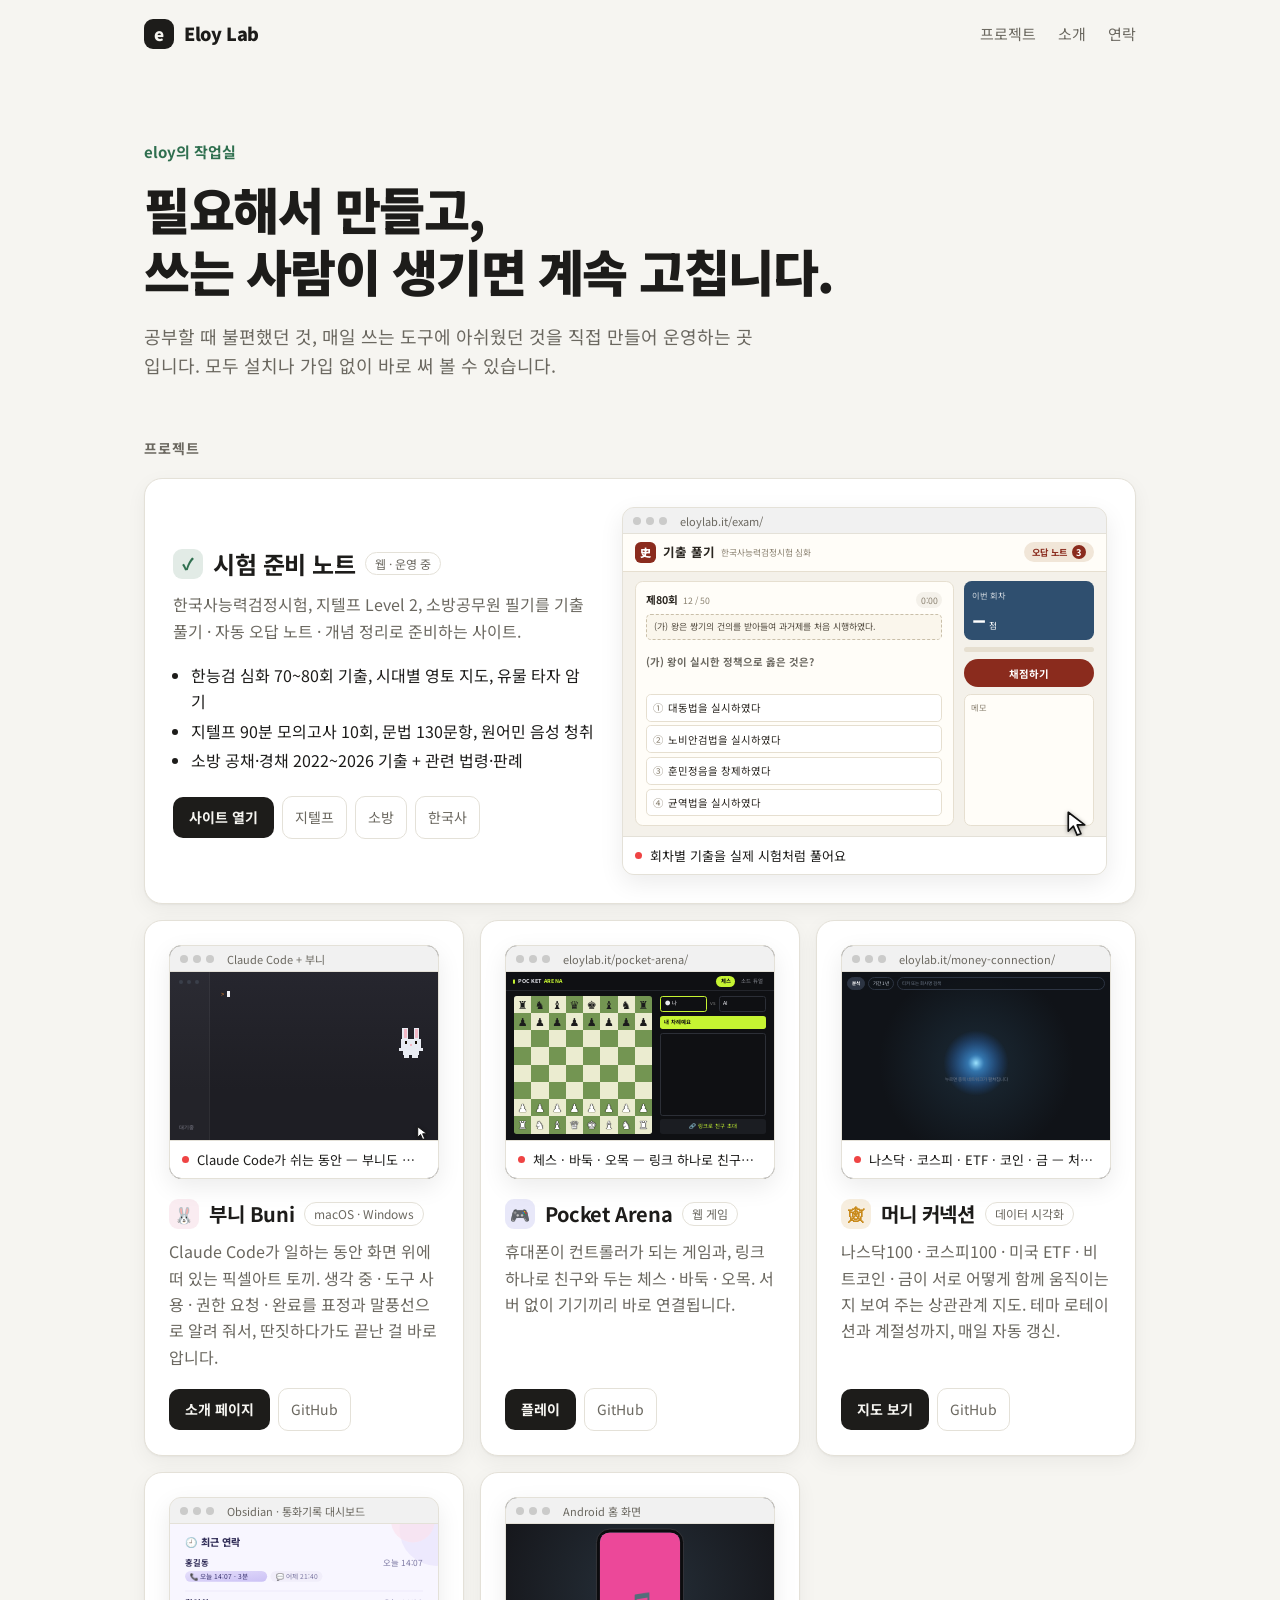
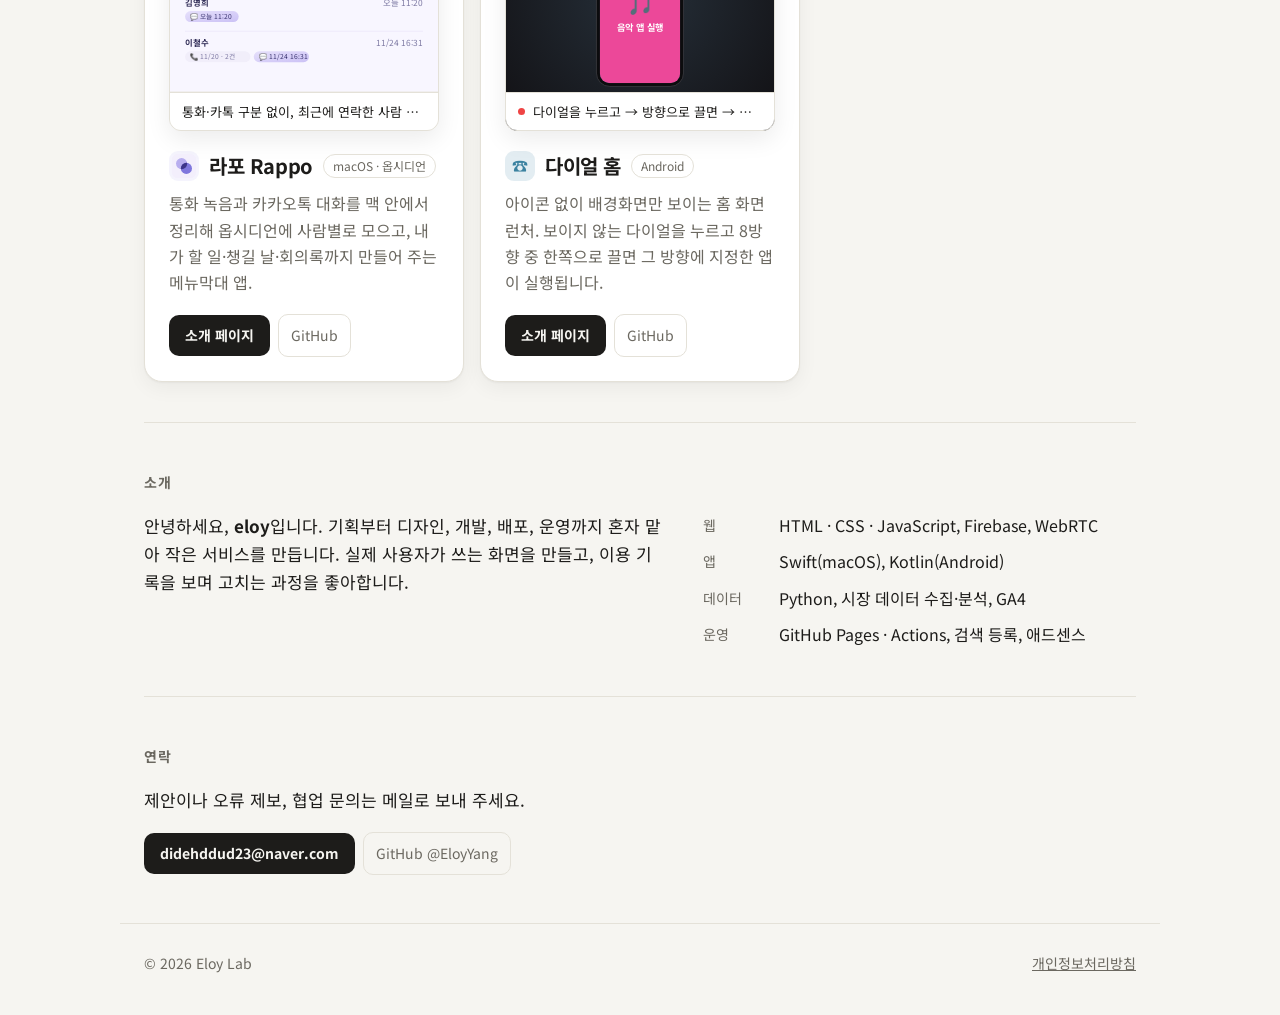
<file: index.html>
<!doctype html>
<html lang="ko">
<head>
  <meta charset="utf-8">
  <meta name="viewport" content="width=device-width, initial-scale=1">
  <title>Eloy Lab — 직접 만들어 운영하는 서비스 모음</title>
  <meta name="description" content="eloy가 만들고 운영하는 서비스 모음. 시험 준비 노트, Claude Code 마스코트 앱 부니, 폰으로 노는 게임 광장 Pocket Arena, 자산 상관관계 지도 머니 커넥션, 통화·카톡 정리 앱 라포.">
  <link rel="canonical" href="https://eloylab.it/">
  <meta property="og:type" content="website">
  <meta property="og:site_name" content="Eloy Lab">
  <meta property="og:title" content="Eloy Lab — 직접 만들어 운영하는 서비스 모음">
  <meta property="og:description" content="시험 준비 노트 · 부니 · Pocket Arena · 머니 커넥션">
  <meta property="og:url" content="https://eloylab.it/">
  <meta property="og:image" content="https://eloylab.it/og.png">
  <meta name="twitter:card" content="summary_large_image">
  <meta name="theme-color" content="#f6f5f1" media="(prefers-color-scheme: light)">
  <meta name="theme-color" content="#141413" media="(prefers-color-scheme: dark)">
  <meta name="naver-site-verification" content="a0379e210976eae87224e8c79e6c440d7ec96041" />
  <meta name="google-adsense-account" content="ca-pub-3209887784875053">
  <link rel="icon" href="favicon.svg" type="image/svg+xml">
  <link rel="preconnect" href="https://fonts.googleapis.com">
  <link rel="preconnect" href="https://fonts.gstatic.com" crossorigin>
  <link href="https://fonts.googleapis.com/css2?family=Noto+Sans+KR:wght@400;500;700;900&display=swap" rel="stylesheet">
  <link rel="stylesheet" href="style.css?v=5">
  <script>
    // 예전 시험 사이트 주소(eloylab.it/#goryeo1 처럼 시대 id)는 한국사 지도 노트로 보낸다
    if (/^#[a-z][a-z0-9]+$/.test(location.hash) && !/^#(projects|about|contact)$/.test(location.hash))
      location.replace('exam/history.html' + location.hash);
  </script>
  <script src="analytics.js" defer></script>
  <script src="preview.js?v=4" defer></script>
  <script type="application/ld+json">
  {"@context":"https://schema.org","@type":"WebSite","name":"Eloy Lab","url":"https://eloylab.it/",
   "author":{"@type":"Person","name":"eloy","url":"https://github.com/EloyYang"}}
  </script>
</head>
<body>
  <header class="top">
    <a class="logo" href="./"><span class="logo-mark">e</span>Eloy Lab</a>
    <nav>
      <a href="#projects">프로젝트</a>
      <a href="#about">소개</a>
      <a href="#contact">연락</a>
    </nav>
  </header>

  <main>
    <section class="hero">
      <p class="eyebrow">eloy의 작업실</p>
      <h1>필요해서 만들고,<br>쓰는 사람이 생기면 계속 고칩니다.</h1>
      <p class="lead">공부할 때 불편했던 것, 매일 쓰는 도구에 아쉬웠던 것을 직접 만들어 운영하는 곳입니다. 모두 설치나 가입 없이 바로 써 볼 수 있습니다.</p>
    </section>

    <section id="projects" class="projects">
      <h2>프로젝트</h2>

      <article class="card feature" data-project="exam">
        <a class="card-link" href="exam/" aria-label="시험 준비 노트 열기"></a>
        <div class="card-body">
          <div class="card-head">
            <span class="card-icon" style="--c:#2f6f4f">✓</span>
            <h3>시험 준비 노트</h3>
            <span class="tag">웹 · 운영 중</span>
          </div>
          <p>한국사능력검정시험, 지텔프 Level 2, 소방공무원 필기를 기출 풀기 · 자동 오답 노트 · 개념 정리로 준비하는 사이트.</p>
          <ul class="points">
            <li>한능검 심화 70~80회 기출, 시대별 영토 지도, 유물 타자 암기</li>
            <li>지텔프 90분 모의고사 10회, 문법 130문항, 원어민 음성 청취</li>
            <li>소방 공채·경채 2022~2026 기출 + 관련 법령·판례</li>
          </ul>
          <div class="links">
            <a class="btn" href="exam/">사이트 열기</a>
            <a class="sub" href="exam/gtelp.html">지텔프</a>
            <a class="sub" href="exam/fire.html?kind=open">소방</a>
            <a class="sub" href="exam/quiz.html">한국사</a>
          </div>
        </div>
          <div class="pv" data-demo="exam" aria-label="시험 준비 노트 동작 미리보기 (움직이는 그림)">
            <div class="pv-bar"><i></i><i></i><i></i><span>eloylab.it/exam/</span></div>
            <div class="pv-screen"></div>
            <div class="pv-foot"><span class="pv-live" aria-hidden="true"></span><span class="pv-cap"> </span></div>
          </div>
      </article>

      <div class="grid">
        <article class="card" data-project="buni">
          <a class="card-link" href="buni/" aria-label="부니 열기"></a>
          <div class="pv pv-dark" data-demo="buni" aria-label="부니 동작 미리보기 (움직이는 그림)">
            <div class="pv-bar"><i></i><i></i><i></i><span>Claude Code + 부니</span></div>
            <div class="pv-screen"></div>
            <div class="pv-foot"><span class="pv-live" aria-hidden="true"></span><span class="pv-cap"> </span></div>
          </div>
          <div class="card-head">
            <span class="card-icon" style="--c:#d9779b">🐰</span>
            <h3>부니 Buni</h3>
            <span class="tag">macOS · Windows</span>
          </div>
          <p>Claude Code가 일하는 동안 화면 위에 떠 있는 픽셀아트 토끼. 생각 중 · 도구 사용 · 권한 요청 · 완료를 표정과 말풍선으로 알려 줘서, 딴짓하다가도 끝난 걸 바로 압니다.</p>
          <div class="links">
            <a class="btn" href="buni/">소개 페이지</a>
            <a class="sub" href="https://github.com/EloyYang/buni" rel="noopener">GitHub</a>
          </div>
        </article>

        <article class="card" data-project="pocket-arena">
          <a class="card-link" href="pocket-arena/" aria-label="Pocket Arena 열기"></a>
          <div class="pv pv-dark" data-demo="arena" aria-label="Pocket Arena 동작 미리보기 (움직이는 그림)">
            <div class="pv-bar"><i></i><i></i><i></i><span>eloylab.it/pocket-arena/</span></div>
            <div class="pv-screen"></div>
            <div class="pv-foot"><span class="pv-live" aria-hidden="true"></span><span class="pv-cap"> </span></div>
          </div>
          <div class="card-head">
            <span class="card-icon" style="--c:#5b5bd6">🎮</span>
            <h3>Pocket Arena</h3>
            <span class="tag">웹 게임</span>
          </div>
          <p>휴대폰이 컨트롤러가 되는 게임과, 링크 하나로 친구와 두는 체스 · 바둑 · 오목. 서버 없이 기기끼리 바로 연결됩니다.</p>
          <div class="links">
            <a class="btn" href="pocket-arena/">플레이</a>
            <a class="sub" href="https://github.com/EloyYang/pocket-arena" rel="noopener">GitHub</a>
          </div>
        </article>

        <article class="card" data-project="money-connection">
          <a class="card-link" href="money-connection/" aria-label="머니 커넥션 열기"></a>
          <div class="pv pv-dark" data-demo="money" aria-label="머니 커넥션 동작 미리보기 (움직이는 그림)">
            <div class="pv-bar"><i></i><i></i><i></i><span>eloylab.it/money-connection/</span></div>
            <div class="pv-screen"></div>
            <div class="pv-foot"><span class="pv-live" aria-hidden="true"></span><span class="pv-cap"> </span></div>
          </div>
          <div class="card-head">
            <span class="card-icon" style="--c:#c98a1b">🕸</span>
            <h3>머니 커넥션</h3>
            <span class="tag">데이터 시각화</span>
          </div>
          <p>나스닥100 · 코스피100 · 미국 ETF · 비트코인 · 금이 서로 어떻게 함께 움직이는지 보여 주는 상관관계 지도. 테마 로테이션과 계절성까지, 매일 자동 갱신.</p>
          <div class="links">
            <a class="btn" href="money-connection/">지도 보기</a>
            <a class="sub" href="https://github.com/EloyYang/money-connection" rel="noopener">GitHub</a>
          </div>
        </article>

        <article class="card" data-project="rappo">
          <a class="card-link" href="rappo/" aria-label="Rappo 소개 페이지 열기"></a>
          <div class="pv pv-rappo" aria-label="Rappo 최근 연락 화면 예시 그림">
            <div class="pv-bar"><i></i><i></i><i></i><span>Obsidian · 통화기록 대시보드</span></div>
            <div class="pv-screen">
              <svg viewBox="0 0 320 200" role="img" aria-label="카톡과 통화를 합쳐 최근에 연락한 사람 순서로 보여 주는 목록">
                <defs><linearGradient id="rg" x1="0" y1="0" x2="1" y2="1"><stop offset="0" stop-color="#e6e0fb"/><stop offset="1" stop-color="#cbc1f5"/></linearGradient></defs>
                <rect width="320" height="200" fill="#f8f6ff"/><circle cx="318" cy="6" r="44" fill="#ebe6fd" opacity=".8"/><circle cx="290" cy="-4" r="26" fill="#fbe3ee" opacity=".7"/>
                <text x="18" y="26" font-size="12" font-weight="800" fill="#34305a">🕘 최근 연락</text>
                <g font-size="10" fill="#34305a">
                  <g class="r-row" style="--d:0s"><text x="18" y="50" font-weight="700">홍길동</text><text x="302" y="50" text-anchor="end" fill="#7d79a3">오늘 14:07</text>
                    <rect x="18" y="56" width="98" height="13" rx="6.5" fill="url(#rg)"/><text x="24" y="65.5" font-size="8" fill="#3b3570">📞 오늘 14:07 · 3분</text>
                    <rect x="120" y="56" width="62" height="13" rx="6.5" fill="#f1eefa"/><text x="126" y="65.5" font-size="8" fill="#7d79a3">💬 어제 21:40</text></g>
                  <line x1="18" x2="302" y1="80" y2="80" stroke="#ece8fb"/>
                  <g class="r-row" style="--d:.15s"><text x="18" y="98" font-weight="700">김영희</text><text x="302" y="98" text-anchor="end" fill="#7d79a3">오늘 11:20</text>
                    <rect x="18" y="104" width="64" height="13" rx="6.5" fill="url(#rg)"/><text x="24" y="113.5" font-size="8" fill="#3b3570">💬 오늘 11:20</text></g>
                  <line x1="18" x2="302" y1="128" y2="128" stroke="#ece8fb"/>
                  <g class="r-row" style="--d:.3s"><text x="18" y="146" font-weight="700">이철수</text><text x="302" y="146" text-anchor="end" fill="#7d79a3">11/24 16:31</text>
                    <rect x="18" y="152" width="78" height="13" rx="6.5" fill="#f1eefa"/><text x="24" y="161.5" font-size="8" fill="#7d79a3">📞 11/20 · 2건</text>
                    <rect x="100" y="152" width="66" height="13" rx="6.5" fill="url(#rg)"/><text x="106" y="161.5" font-size="8" fill="#3b3570">💬 11/24 16:31</text></g>
                </g>
              </svg>
            </div>
            <div class="pv-foot"><span class="pv-cap">통화·카톡 구분 없이, 최근에 연락한 사람 순서로</span></div>
          </div>
          <div class="card-head">
            <span class="card-icon" style="--c:#b8aeef"><img src="rappo/icon.svg" alt="" width="30" height="30" style="border-radius:9px"></span>
            <h3>라포 Rappo</h3>
            <span class="tag">macOS · 옵시디언</span>
          </div>
          <p>통화 녹음과 카카오톡 대화를 맥 안에서 정리해 옵시디언에 사람별로 모으고, 내가 할 일·챙길 날·회의록까지 만들어 주는 메뉴막대 앱.</p>
          <div class="links">
            <a class="btn" href="rappo/">소개 페이지</a>
            <a class="sub" href="https://github.com/EloyYang/rappo" rel="noopener">GitHub</a>
          </div>
        </article>

        <article class="card" data-project="dial-home">
          <a class="card-link" href="dial-home/" aria-label="다이얼 홈 소개 페이지 열기"></a>
          <div class="pv pv-dark pv-dial" aria-label="다이얼 홈 동작 예시 그림">
            <div class="pv-bar"><i></i><i></i><i></i><span>Android 홈 화면</span></div>
            <div class="pv-screen">
              <svg viewBox="0 0 320 200" role="img" aria-label="다이얼을 누르고 오른쪽으로 끌면 그 방향의 앱이 열리는 동작">
                <defs>
                  <linearGradient id="dwall" x1="0" y1="0" x2="1" y2="1"><stop offset="0" stop-color="#3b82a0"/><stop offset="1" stop-color="#1b2d4a"/></linearGradient>
                  <clipPath id="dclip"><rect x="112" y="10" width="96" height="180" rx="12"/></clipPath>
                </defs>
                <rect x="108" y="6" width="104" height="188" rx="16" fill="#0c0c0e" stroke="#3a3a40"/>
                <g clip-path="url(#dclip)">
                  <rect x="112" y="10" width="96" height="180" fill="url(#dwall)"/>
                  <text x="160" y="38" text-anchor="middle" font-size="15" font-weight="700" fill="#fff" opacity=".9">10:24</text>
                  <circle class="d-ring" cx="160" cy="118" r="13" fill="none" stroke="#fff" stroke-opacity=".45" stroke-dasharray="3 3"/>
                  <g class="d-apps" font-size="11" text-anchor="middle">
                    <g transform="translate(160 84)"><rect x="-9" y="-9" width="18" height="18" rx="5" fill="#f59e0b"/><text y="4">📷</text></g>
                    <g transform="translate(184 94)"><rect x="-9" y="-9" width="18" height="18" rx="5" fill="#22c55e"/><text y="4">💬</text></g>
                    <g class="d-target" transform="translate(194 118)"><rect x="-9" y="-9" width="18" height="18" rx="5" fill="#ec4899"/><text y="4">🎵</text></g>
                    <g transform="translate(184 142)"><rect x="-9" y="-9" width="18" height="18" rx="5" fill="#6366f1"/><text y="4">🗺</text></g>
                    <g transform="translate(160 152)"><rect x="-9" y="-9" width="18" height="18" rx="5" fill="#0ea5e9"/><text y="4">☎</text></g>
                    <g transform="translate(136 142)"><rect x="-9" y="-9" width="18" height="18" rx="5" fill="#a855f7"/><text y="4">📅</text></g>
                    <g transform="translate(126 118)"><rect x="-9" y="-9" width="18" height="18" rx="5" fill="#ef4444"/><text y="4">▶</text></g>
                    <g transform="translate(136 94)"><rect x="-9" y="-9" width="18" height="18" rx="5" fill="#64748b"/><text y="4">⚙</text></g>
                  </g>
                  <line class="d-trail" x1="160" y1="118" x2="194" y2="118" stroke="#fff" stroke-width="3" stroke-linecap="round" stroke-opacity=".5"/>
                  <circle class="d-finger" cx="160" cy="118" r="8" fill="#fff" fill-opacity=".85" stroke="#fff" stroke-opacity=".4" stroke-width="6"/>
                  <g class="d-open"><rect x="112" y="10" width="96" height="180" fill="#ec4899"/><text x="160" y="104" text-anchor="middle" font-size="26">🎵</text><text x="160" y="128" text-anchor="middle" font-size="11" font-weight="700" fill="#fff">음악 앱 실행</text></g>
                </g>
              </svg>
            </div>
            <div class="pv-foot"><span class="pv-live" aria-hidden="true"></span><span class="pv-cap">다이얼을 누르고 → 방향으로 끌면 → 그 앱이 열려요</span></div>
          </div>
          <div class="card-head">
            <span class="card-icon" style="--c:#3b82a0">☎</span>
            <h3>다이얼 홈</h3>
            <span class="tag">Android</span>
          </div>
          <p>아이콘 없이 배경화면만 보이는 홈 화면 런처. 보이지 않는 다이얼을 누르고 8방향 중 한쪽으로 끌면 그 방향에 지정한 앱이 실행됩니다.</p>
          <div class="links">
            <a class="btn" href="dial-home/">소개 페이지</a>
            <a class="sub" href="https://github.com/EloyYang/dial-home" rel="noopener">GitHub</a>
          </div>
        </article>
      </div>
    </section>

    <section id="about" class="about">
      <h2>소개</h2>
      <div class="about-grid">
        <p>안녕하세요, <b>eloy</b>입니다. 기획부터 디자인, 개발, 배포, 운영까지 혼자 맡아 작은 서비스를 만듭니다. 실제 사용자가 쓰는 화면을 만들고, 이용 기록을 보며 고치는 과정을 좋아합니다.</p>
        <dl class="stack">
          <div><dt>웹</dt><dd>HTML · CSS · JavaScript, Firebase, WebRTC</dd></div>
          <div><dt>앱</dt><dd>Swift(macOS), Kotlin(Android)</dd></div>
          <div><dt>데이터</dt><dd>Python, 시장 데이터 수집·분석, GA4</dd></div>
          <div><dt>운영</dt><dd>GitHub Pages · Actions, 검색 등록, 애드센스</dd></div>
        </dl>
      </div>
    </section>

    <section id="contact" class="contact">
      <h2>연락</h2>
      <p>제안이나 오류 제보, 협업 문의는 메일로 보내 주세요.</p>
      <div class="links">
        <a class="btn" href="mailto:didehddud23@naver.com">didehddud23@naver.com</a>
        <a class="sub" href="https://github.com/EloyYang" rel="noopener">GitHub @EloyYang</a>
      </div>
    </section>
  </main>

  <footer class="foot">
    <span>© 2026 Eloy Lab</span>
    <a href="exam/privacy.html">개인정보처리방침</a>
  </footer>
</body>
</html>
</file>
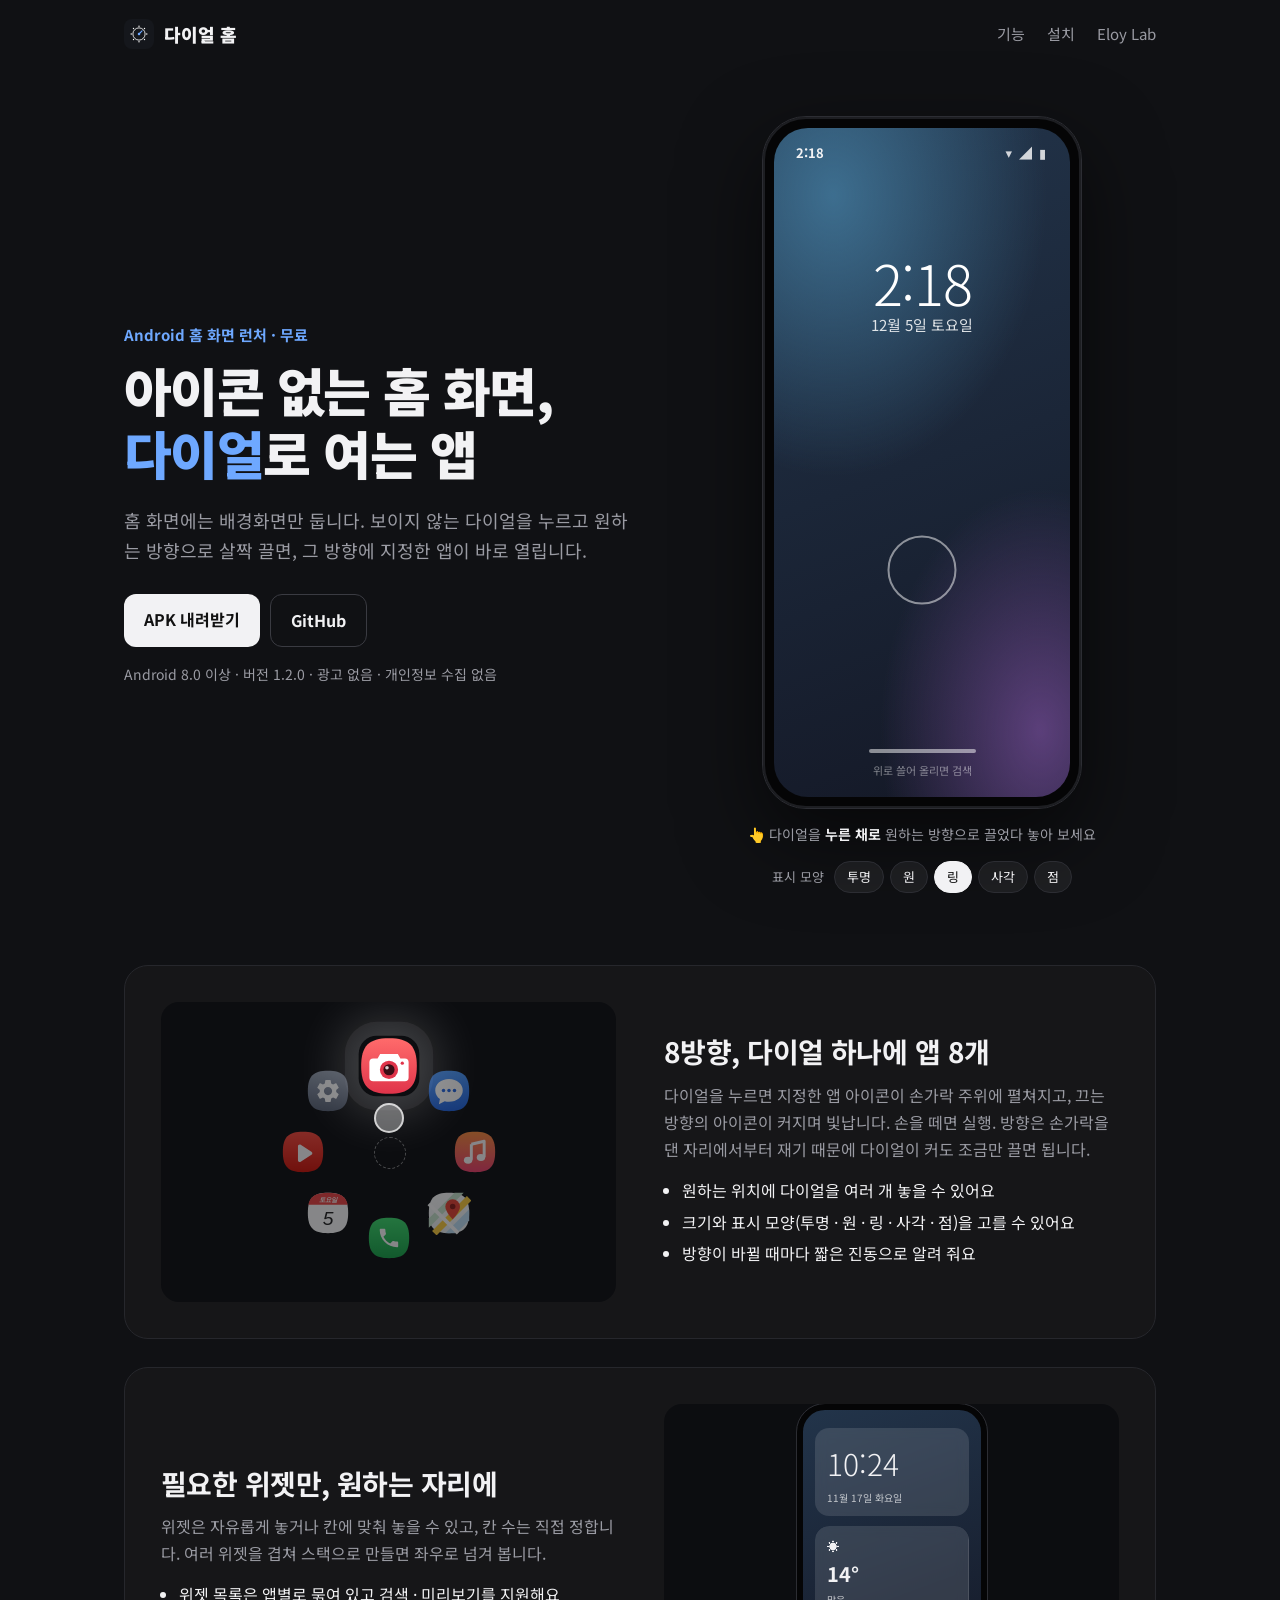
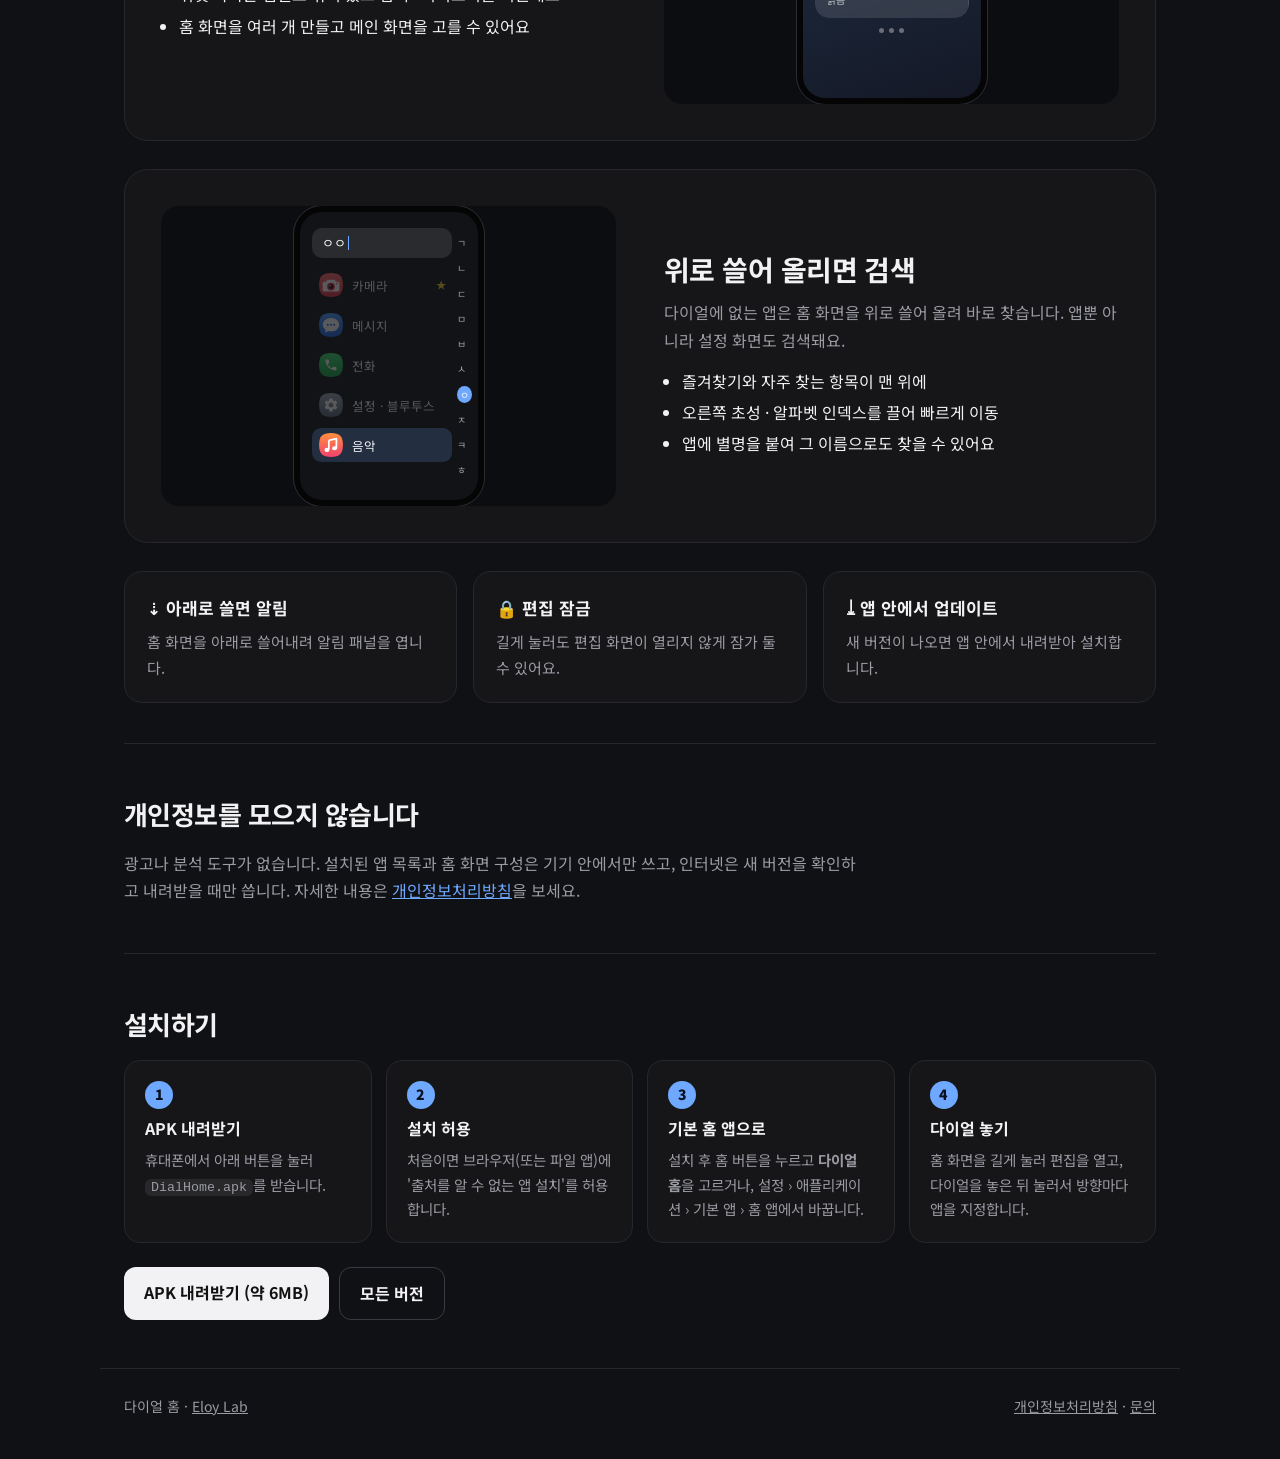
<file: dial-home/index.html>
<!doctype html>
<html lang="ko">
<head>
  <meta charset="utf-8">
  <meta name="viewport" content="width=device-width, initial-scale=1">
  <title>다이얼 홈 — 아이콘 없는 홈 화면, 다이얼로 여는 앱</title>
  <meta name="description" content="다이얼 홈은 배경화면만 보이는 깔끔한 안드로이드 홈 화면 런처입니다. 보이지 않는 다이얼을 누르고 8방향 중 한쪽으로 끌면 그 방향의 앱이 실행됩니다. 무료, 개인정보 수집 없음.">
  <link rel="canonical" href="https://eloylab.it/dial-home/">
  <meta property="og:type" content="website">
  <meta property="og:site_name" content="Eloy Lab">
  <meta property="og:title" content="다이얼 홈 — 아이콘 없는 홈 화면, 다이얼로 여는 앱">
  <meta property="og:description" content="보이지 않는 다이얼을 누르고 끌면 그 방향의 앱이 열리는 안드로이드 런처">
  <meta property="og:url" content="https://eloylab.it/dial-home/">
  <meta property="og:image" content="https://eloylab.it/dial-home/og.png">
  <meta name="twitter:card" content="summary_large_image">
  <meta name="theme-color" content="#101114">
  <link rel="icon" href="icon.svg" type="image/svg+xml">
  <link rel="preconnect" href="https://fonts.googleapis.com">
  <link rel="preconnect" href="https://fonts.gstatic.com" crossorigin>
  <link href="https://fonts.googleapis.com/css2?family=Noto+Sans+KR:wght@400;500;700;900&display=swap" rel="stylesheet">
  <link rel="stylesheet" href="dial.css?v=2">
  <script src="../analytics.js" defer></script>
  <script src="dial.js?v=4" defer></script>
</head>
<body>
  <header class="top">
    <a class="brand" href="./"><img src="icon.svg" alt="" width="30" height="30">다이얼 홈</a>
    <nav>
      <a href="#features">기능</a>
      <a href="#install">설치</a>
      <a href="../">Eloy Lab</a>
    </nav>
  </header>

  <main>
    <section class="hero">
      <div class="hero-copy">
        <p class="eyebrow">Android 홈 화면 런처 · 무료</p>
        <h1>아이콘 없는 홈 화면,<br><span>다이얼</span>로 여는 앱</h1>
        <p class="lead">홈 화면에는 배경화면만 둡니다. 보이지 않는 다이얼을 누르고 원하는 방향으로 살짝 끌면, 그 방향에 지정한 앱이 바로 열립니다.</p>
        <div class="ctas">
          <a class="btn" href="https://github.com/EloyYang/dial-home/releases/latest/download/DialHome.apk" data-track="apk_download">APK 내려받기</a>
          <a class="btn ghost" href="https://github.com/EloyYang/dial-home" rel="noopener">GitHub</a>
        </div>
        <p class="note">Android 8.0 이상 · 버전 1.2.0 · 광고 없음 · 개인정보 수집 없음</p>
      </div>

      <div class="hero-demo">
        <div class="phone" id="phone">
          <div class="screen" id="screen">
            <div class="status"><span id="clock">10:24</span><span class="sys">▾ ◢ ▮</span></div>
            <div class="date" id="date"></div>
            <div class="dial-marker ring" id="marker" data-x="0.5" data-y="0.66"></div>
            <div class="ring-icons" id="ring" aria-hidden="true"></div>
            <div class="finger" id="finger"></div>
            <div class="launch" id="launch"><div class="launch-icon"></div><b></b><small>실행됨</small></div>
            <div class="swipe-hint">위로 쓸어 올리면 검색</div>
          </div>
        </div>
        <p class="try" id="try">👆 다이얼을 <b>누른 채로</b> 원하는 방향으로 끌었다 놓아 보세요</p>
        <div class="shapes" role="radiogroup" aria-label="다이얼 표시 모양">
          <span>표시 모양</span>
          <button data-shape="none">투명</button>
          <button data-shape="circle">원</button>
          <button data-shape="ring" class="on">링</button>
          <button data-shape="square">사각</button>
          <button data-shape="dot">점</button>
        </div>
      </div>
    </section>

    <section id="features" class="features">
      <article class="feat">
        <div class="feat-art art-dirs" aria-hidden="true">
          <div class="dirs"><i></i><i></i><i></i><i></i><i></i><i></i><i></i><i></i><b></b></div>
        </div>
        <div class="feat-copy">
          <h2>8방향, 다이얼 하나에 앱 8개</h2>
          <p>다이얼을 누르면 지정한 앱 아이콘이 손가락 주위에 펼쳐지고, 끄는 방향의 아이콘이 커지며 빛납니다. 손을 떼면 실행. 방향은 손가락을 댄 자리에서부터 재기 때문에 다이얼이 커도 조금만 끌면 됩니다.</p>
          <ul>
            <li>원하는 위치에 다이얼을 여러 개 놓을 수 있어요</li>
            <li>크기와 표시 모양(투명 · 원 · 링 · 사각 · 점)을 고를 수 있어요</li>
            <li>방향이 바뀔 때마다 짧은 진동으로 알려 줘요</li>
          </ul>
        </div>
      </article>

      <article class="feat rev">
        <div class="feat-art art-widgets" aria-hidden="true">
          <div class="mini-phone">
            <div class="w w-clock"><b>10:24</b><small>11월 17일 화요일</small></div>
            <div class="w-stack"><div class="w-track"><div class="w w-weather">☀︎ <b>14°</b><small>맑음</small></div><div class="w w-cal">📅 <b>3시</b><small>팀 회의</small></div><div class="w w-music">♫ <b>재생 중</b><small>플레이리스트</small></div></div></div>
            <div class="w-dots"><i class="on"></i><i></i><i></i></div>
          </div>
        </div>
        <div class="feat-copy">
          <h2>필요한 위젯만, 원하는 자리에</h2>
          <p>위젯은 자유롭게 놓거나 칸에 맞춰 놓을 수 있고, 칸 수는 직접 정합니다. 여러 위젯을 겹쳐 스택으로 만들면 좌우로 넘겨 봅니다.</p>
          <ul>
            <li>위젯 목록은 앱별로 묶여 있고 검색 · 미리보기를 지원해요</li>
            <li>홈 화면을 여러 개 만들고 메인 화면을 고를 수 있어요</li>
          </ul>
        </div>
      </article>

      <article class="feat">
        <div class="feat-art art-search" aria-hidden="true">
          <div class="mini-phone search">
            <div class="s-box"><span class="s-typed"></span><i class="s-caret"></i></div>
            <div class="s-list">
              <div class="s-row fav"><i data-app="카메라"></i>카메라<small>★</small></div>
              <div class="s-row"><i data-app="메시지"></i>메시지</div>
              <div class="s-row"><i data-app="전화"></i>전화</div>
              <div class="s-row"><i data-app="설정"></i>설정 · 블루투스</div>
              <div class="s-row"><i data-app="음악"></i>음악</div>
            </div>
            <div class="s-index"><span>ㄱ</span><span>ㄴ</span><span>ㄷ</span><span>ㅁ</span><span>ㅂ</span><span>ㅅ</span><span>ㅇ</span><span>ㅈ</span><span>ㅋ</span><span>ㅎ</span></div>
          </div>
        </div>
        <div class="feat-copy">
          <h2>위로 쓸어 올리면 검색</h2>
          <p>다이얼에 없는 앱은 홈 화면을 위로 쓸어 올려 바로 찾습니다. 앱뿐 아니라 설정 화면도 검색돼요.</p>
          <ul>
            <li>즐겨찾기와 자주 찾는 항목이 맨 위에</li>
            <li>오른쪽 초성 · 알파벳 인덱스를 끌어 빠르게 이동</li>
            <li>앱에 별명을 붙여 그 이름으로도 찾을 수 있어요</li>
          </ul>
        </div>
      </article>

      <div class="more">
        <div class="tile"><b>⇣ 아래로 쓸면 알림</b><p>홈 화면을 아래로 쓸어내려 알림 패널을 엽니다.</p></div>
        <div class="tile"><b>🔒 편집 잠금</b><p>길게 눌러도 편집 화면이 열리지 않게 잠가 둘 수 있어요.</p></div>
        <div class="tile"><b>⤓ 앱 안에서 업데이트</b><p>새 버전이 나오면 앱 안에서 내려받아 설치합니다.</p></div>
      </div>
    </section>

    <section class="privacy">
      <h2>개인정보를 모으지 않습니다</h2>
      <p>광고나 분석 도구가 없습니다. 설치된 앱 목록과 홈 화면 구성은 기기 안에서만 쓰고, 인터넷은 새 버전을 확인하고 내려받을 때만 씁니다. 자세한 내용은 <a href="privacy.html">개인정보처리방침</a>을 보세요.</p>
    </section>

    <section id="install" class="install">
      <h2>설치하기</h2>
      <ol>
        <li><b>APK 내려받기</b><span>휴대폰에서 아래 버튼을 눌러 <code>DialHome.apk</code>를 받습니다.</span></li>
        <li><b>설치 허용</b><span>처음이면 브라우저(또는 파일 앱)에 '출처를 알 수 없는 앱 설치'를 허용합니다.</span></li>
        <li><b>기본 홈 앱으로</b><span>설치 후 홈 버튼을 누르고 <b>다이얼 홈</b>을 고르거나, 설정 › 애플리케이션 › 기본 앱 › 홈 앱에서 바꿉니다.</span></li>
        <li><b>다이얼 놓기</b><span>홈 화면을 길게 눌러 편집을 열고, 다이얼을 놓은 뒤 눌러서 방향마다 앱을 지정합니다.</span></li>
      </ol>
      <div class="ctas">
        <a class="btn" href="https://github.com/EloyYang/dial-home/releases/latest/download/DialHome.apk" data-track="apk_download">APK 내려받기 (약 6MB)</a>
        <a class="btn ghost" href="https://github.com/EloyYang/dial-home/releases" rel="noopener">모든 버전</a>
      </div>
    </section>
  </main>

  <footer class="foot">
    <span>다이얼 홈 · <a href="../">Eloy Lab</a></span>
    <span><a href="privacy.html">개인정보처리방침</a> · <a href="mailto:didehddud23@naver.com">문의</a></span>
  </footer>
</body>
</html>
</file>
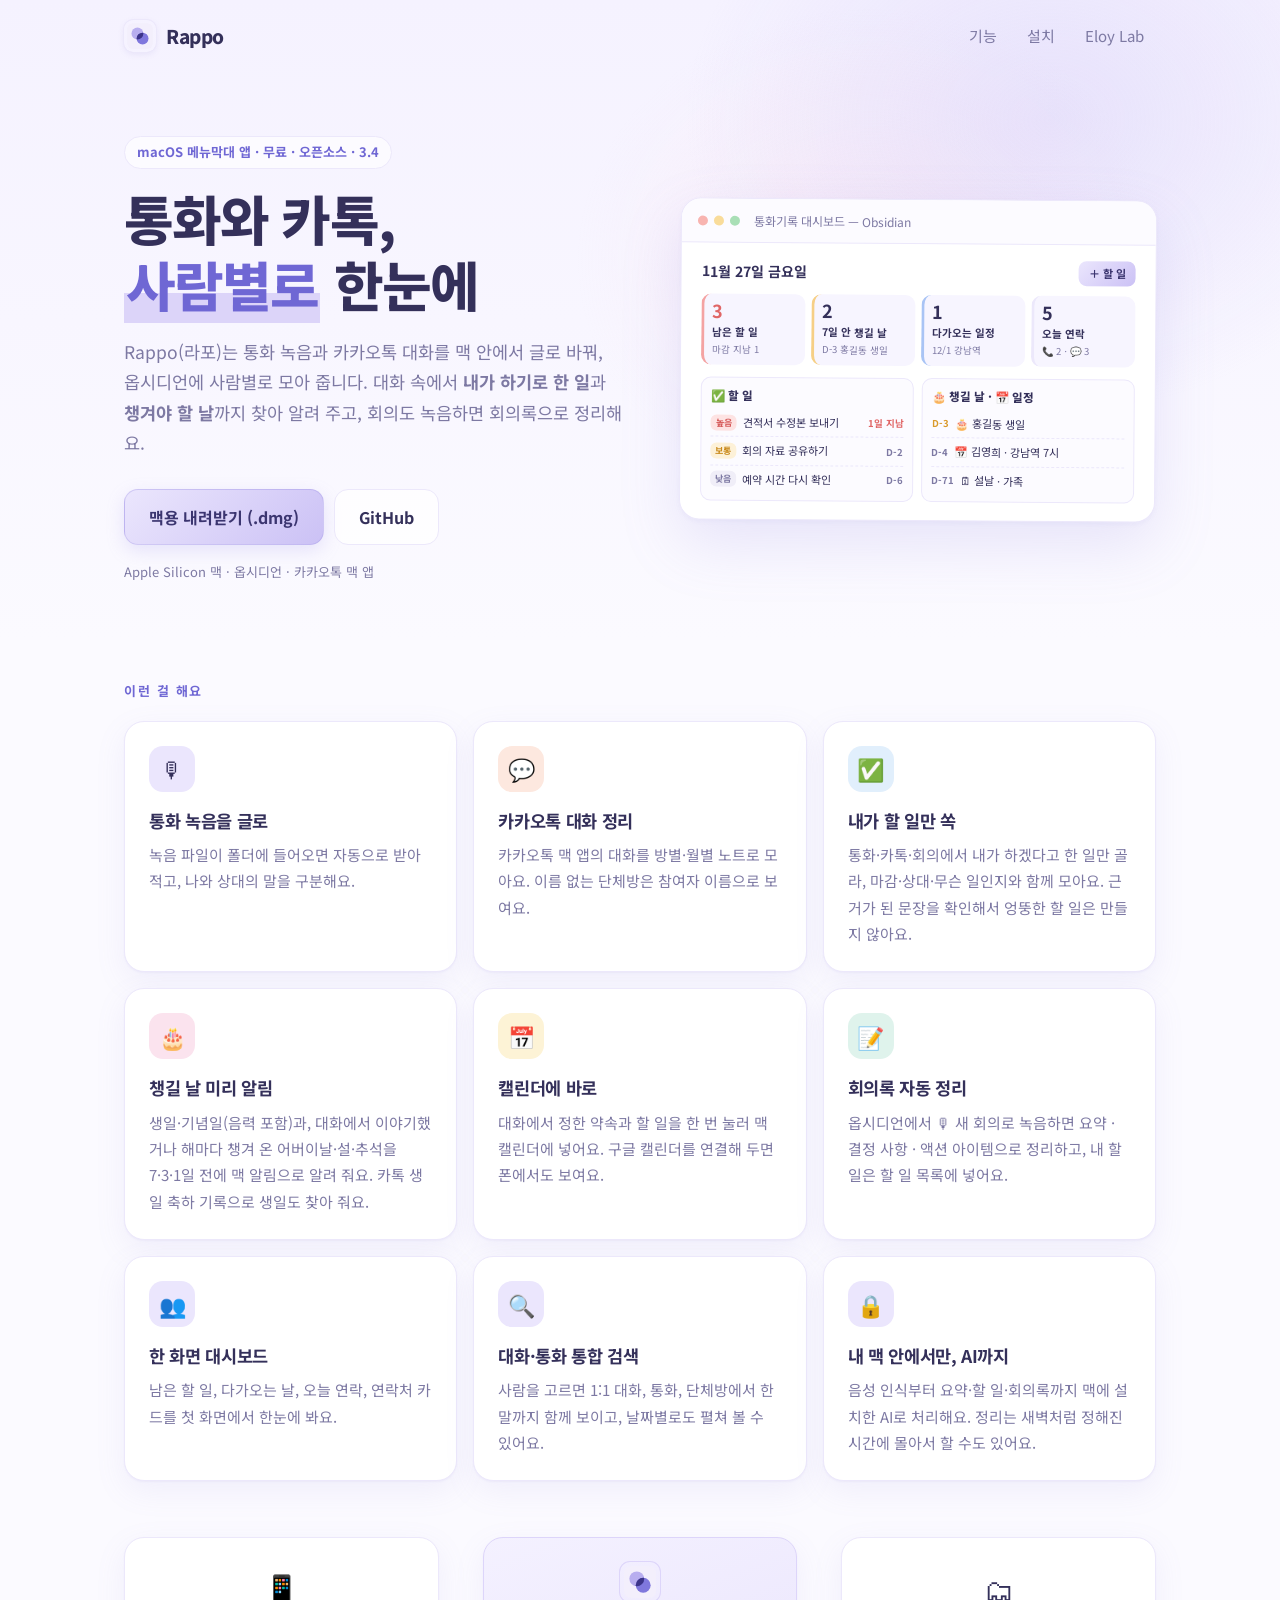
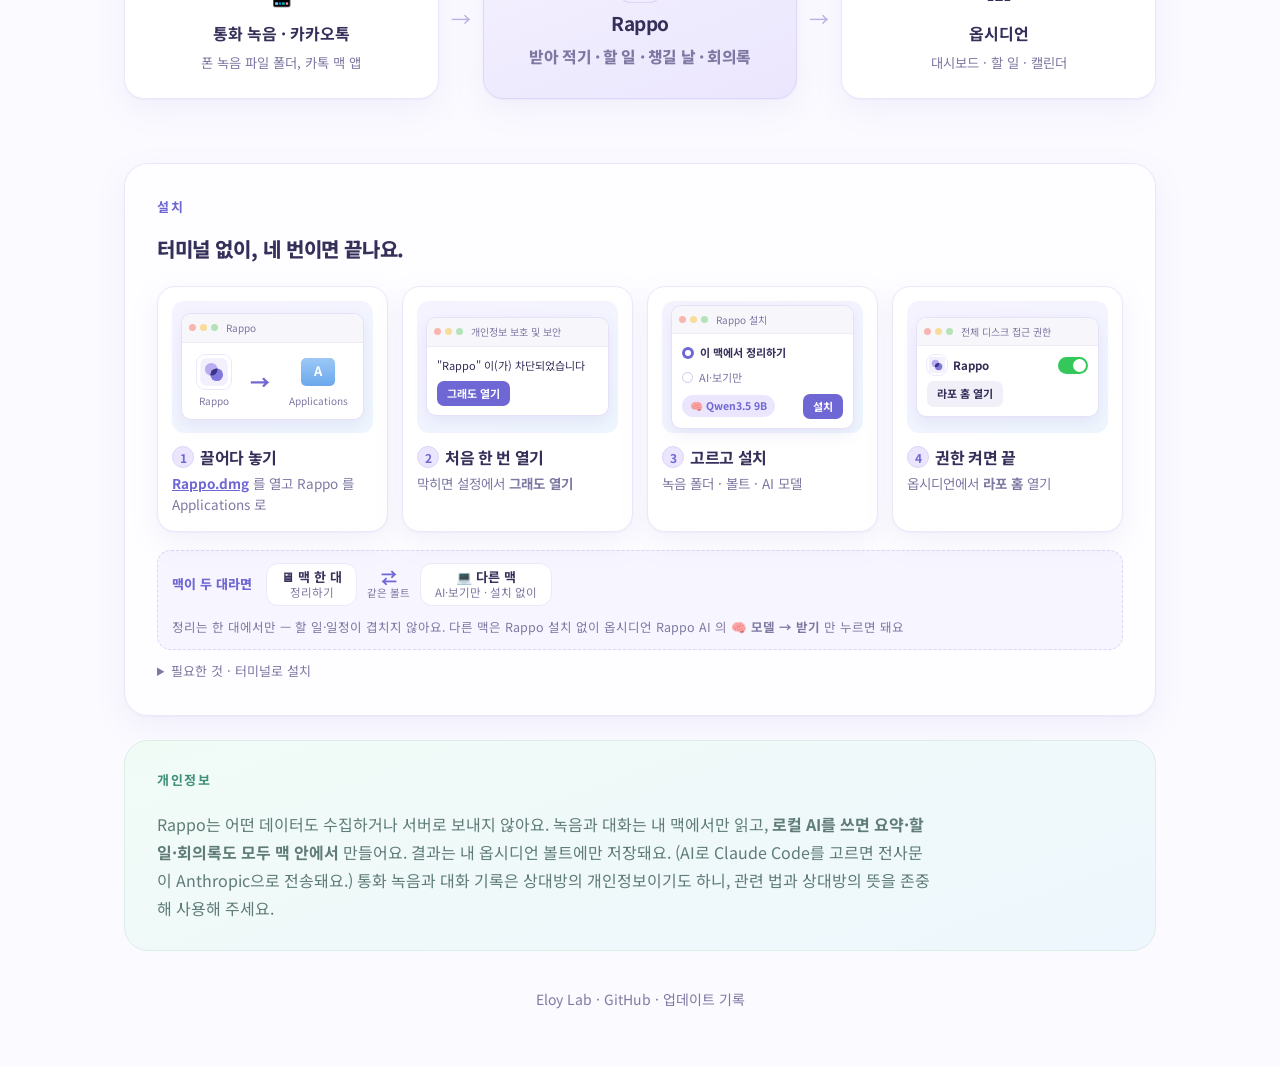
<file: rappo/index.html>
<!doctype html>
<html lang="ko">
<head>
  <meta charset="utf-8">
  <meta name="viewport" content="width=device-width, initial-scale=1">
  <title>Rappo(라포) — 통화와 카톡을 사람별로, 옵시디언에 자동 정리</title>
  <meta name="description" content="Rappo(라포)는 통화 녹음과 카카오톡 대화를 맥 안에서 정리해 옵시디언에 사람별로 모으고, 내가 할 일·챙길 날·회의록까지 만들어 주는 무료 맥 앱입니다.">
  <link rel="canonical" href="https://eloylab.it/rappo/">
  <meta property="og:type" content="website">
  <meta property="og:site_name" content="Eloy Lab">
  <meta property="og:title" content="Rappo(라포) — 통화와 카톡을 사람별로, 옵시디언에 자동 정리">
  <meta property="og:description" content="통화 녹음과 카카오톡 대화를 맥 안에서 정리해 옵시디언에 사람별로 모으고, 내가 할 일·챙길 날·회의록까지 만들어 주는 메뉴막대 앱">
  <meta property="og:url" content="https://eloylab.it/rappo/">
  <meta property="og:image" content="https://eloylab.it/rappo/og.png">
  <meta name="twitter:card" content="summary_large_image">
  <meta name="theme-color" content="#f3effe">
  <link rel="icon" href="icon.svg" type="image/svg+xml">
  <link rel="preconnect" href="https://fonts.googleapis.com">
  <link rel="preconnect" href="https://fonts.gstatic.com" crossorigin>
  <link href="https://fonts.googleapis.com/css2?family=Noto+Sans+KR:wght@400;500;700;900&display=swap" rel="stylesheet">
  <link rel="stylesheet" href="rappo.css?v=7">
  <script src="../analytics.js" defer></script>
  <script type="application/ld+json">
  {"@context":"https://schema.org","@type":"SoftwareApplication","name":"Rappo","alternateName":"라포",
   "operatingSystem":"macOS","applicationCategory":"ProductivityApplication","offers":{"@type":"Offer","price":"0","priceCurrency":"KRW"},
   "url":"https://eloylab.it/rappo/","downloadUrl":"https://github.com/EloyYang/rappo/releases/latest/download/Rappo.dmg",
   "author":{"@type":"Person","name":"eloy","url":"https://github.com/EloyYang"}}
  </script>
</head>
<body>
  <header class="top">
    <a class="brand" href="./"><img src="icon.svg" alt="" width="32" height="32">Rappo</a>
    <nav>
      <a href="#features">기능</a>
      <a href="#install">설치</a>
      <a href="../">Eloy Lab</a>
    </nav>
  </header>

  <main>
    <section class="hero">
      <div class="hero-copy">
        <p class="eyebrow">macOS 메뉴막대 앱 · 무료 · 오픈소스 · 3.4</p>
        <h1>통화와 카톡,<br><span>사람별로</span> 한눈에</h1>
        <p class="lead">Rappo(라포)는 통화 녹음과 카카오톡 대화를 맥 안에서 글로 바꿔, 옵시디언에 사람별로 모아 줍니다.
          대화 속에서 <b>내가 하기로 한 일</b>과 <b>챙겨야 할 날</b>까지 찾아 알려 주고, 회의도 녹음하면 회의록으로 정리해요.</p>
        <div class="ctas">
          <a class="btn" href="https://github.com/EloyYang/rappo/releases/latest/download/Rappo.dmg" data-track="rappo_download">맥용 내려받기 (.dmg)</a>
          <a class="btn ghost" href="https://github.com/EloyYang/rappo" rel="noopener">GitHub</a>
        </div>
        <p class="req">Apple Silicon 맥 · 옵시디언 · 카카오톡 맥 앱</p>
      </div>

      <div class="mock" aria-label="옵시디언 연락 대시보드 예시">
        <div class="mock-bar"><i></i><i></i><i></i><span>통화기록 대시보드 — Obsidian</span></div>
        <div class="mock-body">
          <div class="mk-head"><b>11월 27일 금요일</b><span class="mk-btn">＋ 할 일</span></div>
          <div class="mk-kpis">
            <div class="mk-kpi over"><b>3</b><span>남은 할 일</span><em>마감 지남 1</em></div>
            <div class="mk-kpi todo"><b>2</b><span>7일 안 챙길 날</span><em>D-3 홍길동 생일</em></div>
            <div class="mk-kpi doing"><b>1</b><span>다가오는 일정</span><em>12/1 강남역</em></div>
            <div class="mk-kpi"><b>5</b><span>오늘 연락</span><em>📞 2 · 💬 3</em></div>
          </div>
          <div class="mk-cols">
            <div class="mk-col"><div class="mk-title">✅ 할 일</div>
              <div class="mk-row"><i class="p hi">높음</i><span>견적서 수정본 보내기</span><em class="late">1일 지남</em></div>
              <div class="mk-row"><i class="p mid">보통</i><span>회의 자료 공유하기</span><em>D-2</em></div>
              <div class="mk-row"><i class="p lo">낮음</i><span>예약 시간 다시 확인</span><em>D-6</em></div>
            </div>
            <div class="mk-col"><div class="mk-title">🎂 챙길 날 · 📅 일정</div>
              <div class="mk-row"><em class="soon">D-3</em><span>🎂 홍길동 생일</span></div>
              <div class="mk-row"><em>D-4</em><span>📅 김영희 · 강남역 7시</span></div>
              <div class="mk-row"><em>D-71</em><span>🗓 설날 · 가족</span></div>
            </div>
          </div>
        </div>
      </div>
    </section>

    <section id="features" class="features">
      <h2>이런 걸 해요</h2>
      <div class="grid">
        <article><span class="ic">🎙</span><h3>통화 녹음을 글로</h3>
          <p>녹음 파일이 폴더에 들어오면 자동으로 받아 적고, 나와 상대의 말을 구분해요.</p></article>
        <article><span class="ic">💬</span><h3>카카오톡 대화 정리</h3>
          <p>카카오톡 맥 앱의 대화를 방별·월별 노트로 모아요. 이름 없는 단체방은 참여자 이름으로 보여요.</p></article>
        <article><span class="ic">✅</span><h3>내가 할 일만 쏙</h3>
          <p>통화·카톡·회의에서 내가 하겠다고 한 일만 골라, 마감·상대·무슨 일인지와 함께 모아요. 근거가 된 문장을 확인해서 엉뚱한 할 일은 만들지 않아요.</p></article>
        <article><span class="ic">🎂</span><h3>챙길 날 미리 알림</h3>
          <p>생일·기념일(음력 포함)과, 대화에서 이야기했거나 해마다 챙겨 온 어버이날·설·추석을 7·3·1일 전에 맥 알림으로 알려 줘요. 카톡 생일 축하 기록으로 생일도 찾아 줘요.</p></article>
        <article><span class="ic">📅</span><h3>캘린더에 바로</h3>
          <p>대화에서 정한 약속과 할 일을 한 번 눌러 맥 캘린더에 넣어요. 구글 캘린더를 연결해 두면 폰에서도 보여요.</p></article>
        <article><span class="ic">📝</span><h3>회의록 자동 정리</h3>
          <p>옵시디언에서 🎙 새 회의로 녹음하면 요약 · 결정 사항 · 액션 아이템으로 정리하고, 내 할 일은 할 일 목록에 넣어요.</p></article>
        <article><span class="ic">👥</span><h3>한 화면 대시보드</h3>
          <p>남은 할 일, 다가오는 날, 오늘 연락, 연락처 카드를 첫 화면에서 한눈에 봐요.</p></article>
        <article><span class="ic">🔍</span><h3>대화·통화 통합 검색</h3>
          <p>사람을 고르면 1:1 대화, 통화, 단체방에서 한 말까지 함께 보이고, 날짜별로도 펼쳐 볼 수 있어요.</p></article>
        <article><span class="ic">🔒</span><h3>내 맥 안에서만, AI까지</h3>
          <p>음성 인식부터 요약·할 일·회의록까지 맥에 설치한 AI로 처리해요. 정리는 새벽처럼 정해진 시간에 몰아서 할 수도 있어요.</p></article>
      </div>
    </section>

    <section class="flow" aria-label="동작 흐름">
      <div class="step"><span>📱</span><b>통화 녹음 · 카카오톡</b><small>폰 녹음 파일 폴더, 카톡 맥 앱</small></div>
      <div class="arrow">→</div>
      <div class="step brand"><img src="icon.svg" alt="" width="40" height="40"><b>Rappo</b><small>받아 적기 · 할 일 · 챙길 날 · 회의록</small></div>
      <div class="arrow">→</div>
      <div class="step"><span>🗂</span><b>옵시디언</b><small>대시보드 · 할 일 · 캘린더</small></div>
    </section>

    <section id="install" class="install">
      <h2>설치</h2>
      <p class="inst-lead">터미널 없이, 네 번이면 끝나요.</p>
      <div class="inst-steps">
        <div class="inst">
          <div class="inst-pic">
            <div class="ip-win">
              <div class="ip-bar"><i></i><i></i><i></i><span>Rappo</span></div>
              <div class="ip-drag"><span class="ip-app"><img src="icon.svg" alt="" width="34" height="34"><small>Rappo</small></span>
                <span class="ip-arrow">→</span><span class="ip-app"><b class="ip-folder">A</b><small>Applications</small></span></div>
            </div>
          </div>
          <b class="inst-n">1</b><h3>끌어다 놓기</h3>
          <p><a href="https://github.com/EloyYang/rappo/releases/latest/download/Rappo.dmg" data-track="rappo_download">Rappo.dmg</a> 를 열고 Rappo 를 Applications 로</p>
        </div>
        <div class="inst">
          <div class="inst-pic">
            <div class="ip-win">
              <div class="ip-bar"><i></i><i></i><i></i><span>개인정보 보호 및 보안</span></div>
              <div class="ip-pad"><div class="ip-line">"Rappo" 이(가) 차단되었습니다</div><span class="ip-btn on">그래도 열기</span></div>
            </div>
          </div>
          <b class="inst-n">2</b><h3>처음 한 번 열기</h3>
          <p>막히면 설정에서 <b>그래도 열기</b></p>
        </div>
        <div class="inst">
          <div class="inst-pic">
            <div class="ip-win">
              <div class="ip-bar"><i></i><i></i><i></i><span>Rappo 설치</span></div>
              <div class="ip-pad">
                <div class="ip-radio on">이 맥에서 정리하기</div>
                <div class="ip-radio">AI·보기만</div>
                <div class="ip-row"><span class="ip-pill">🧠 Qwen3.5 9B</span><span class="ip-btn on">설치</span></div>
              </div>
            </div>
          </div>
          <b class="inst-n">3</b><h3>고르고 설치</h3>
          <p>녹음 폴더 · 볼트 · AI 모델</p>
        </div>
        <div class="inst">
          <div class="inst-pic">
            <div class="ip-win">
              <div class="ip-bar"><i></i><i></i><i></i><span>전체 디스크 접근 권한</span></div>
              <div class="ip-pad"><div class="ip-row"><span class="ip-app sm"><img src="icon.svg" alt="" width="20" height="20">Rappo</span><span class="ip-toggle"></span></div>
                <span class="ip-btn">라포 홈 열기</span></div>
            </div>
          </div>
          <b class="inst-n">4</b><h3>권한 켜면 끝</h3>
          <p>옵시디언에서 <b>라포 홈</b> 열기</p>
        </div>
      </div>

      <div class="inst-two">
        <span class="it-label">맥이 두 대라면</span>
        <div class="it-mac"><b>🖥 맥 한 대</b><small>정리하기</small></div>
        <div class="it-sync">⇄<small>같은 볼트</small></div>
        <div class="it-mac"><b>💻 다른 맥</b><small>AI·보기만 · 설치 없이</small></div>
        <span class="it-note">정리는 한 대에서만 — 할 일·일정이 겹치지 않아요. 다른 맥은 Rappo 설치 없이 옵시디언 Rappo AI 의 <b>🧠 모델 → 받기</b> 만 누르면 돼요</span>
      </div>

      <details class="inst-more">
        <summary>필요한 것 · 터미널로 설치</summary>
        <p class="note">Apple Silicon(M1 이상) 맥, <a href="https://obsidian.md" rel="noopener">옵시디언</a> 1.9 이상, 카카오톡 맥 앱.
          <a href="https://brew.sh" rel="noopener">Homebrew</a> 가 없으면 설치 창에서 바로 설치할 수 있어요. AI 모델은 메모리에 맞게 골라 둬요 (8GB: 4B · 16GB 이상: 9B).</p>
        <p class="note">터미널로 설치하려면 <a href="https://github.com/EloyYang/rappo/releases/latest/download/Rappo.zip" data-track="rappo_download_zip">Rappo.zip</a> 을 풀어 <code>bash install.sh</code></p>
        <p class="note">녹음 파일 이름 형식: <code>홍길동_01012345678_20261126143000.m4a</code></p>
      </details>
    </section>

    <section class="privacy">
      <h2>개인정보</h2>
      <p>Rappo는 어떤 데이터도 수집하거나 서버로 보내지 않아요. 녹음과 대화는 내 맥에서만 읽고, <b>로컬 AI를 쓰면 요약·할 일·회의록도 모두 맥 안에서</b> 만들어요.
        결과는 내 옵시디언 볼트에만 저장돼요. (AI로 Claude Code를 고르면 전사문이 Anthropic으로 전송돼요.)
        통화 녹음과 대화 기록은 상대방의 개인정보이기도 하니, 관련 법과 상대방의 뜻을 존중해 사용해 주세요.</p>
    </section>
  </main>

  <footer class="foot">
    <a href="../">Eloy Lab</a> · <a href="https://github.com/EloyYang/rappo" rel="noopener">GitHub</a> · <a href="https://github.com/EloyYang/rappo/releases" rel="noopener">업데이트 기록</a>
  </footer>
</body>
</html>
</file>
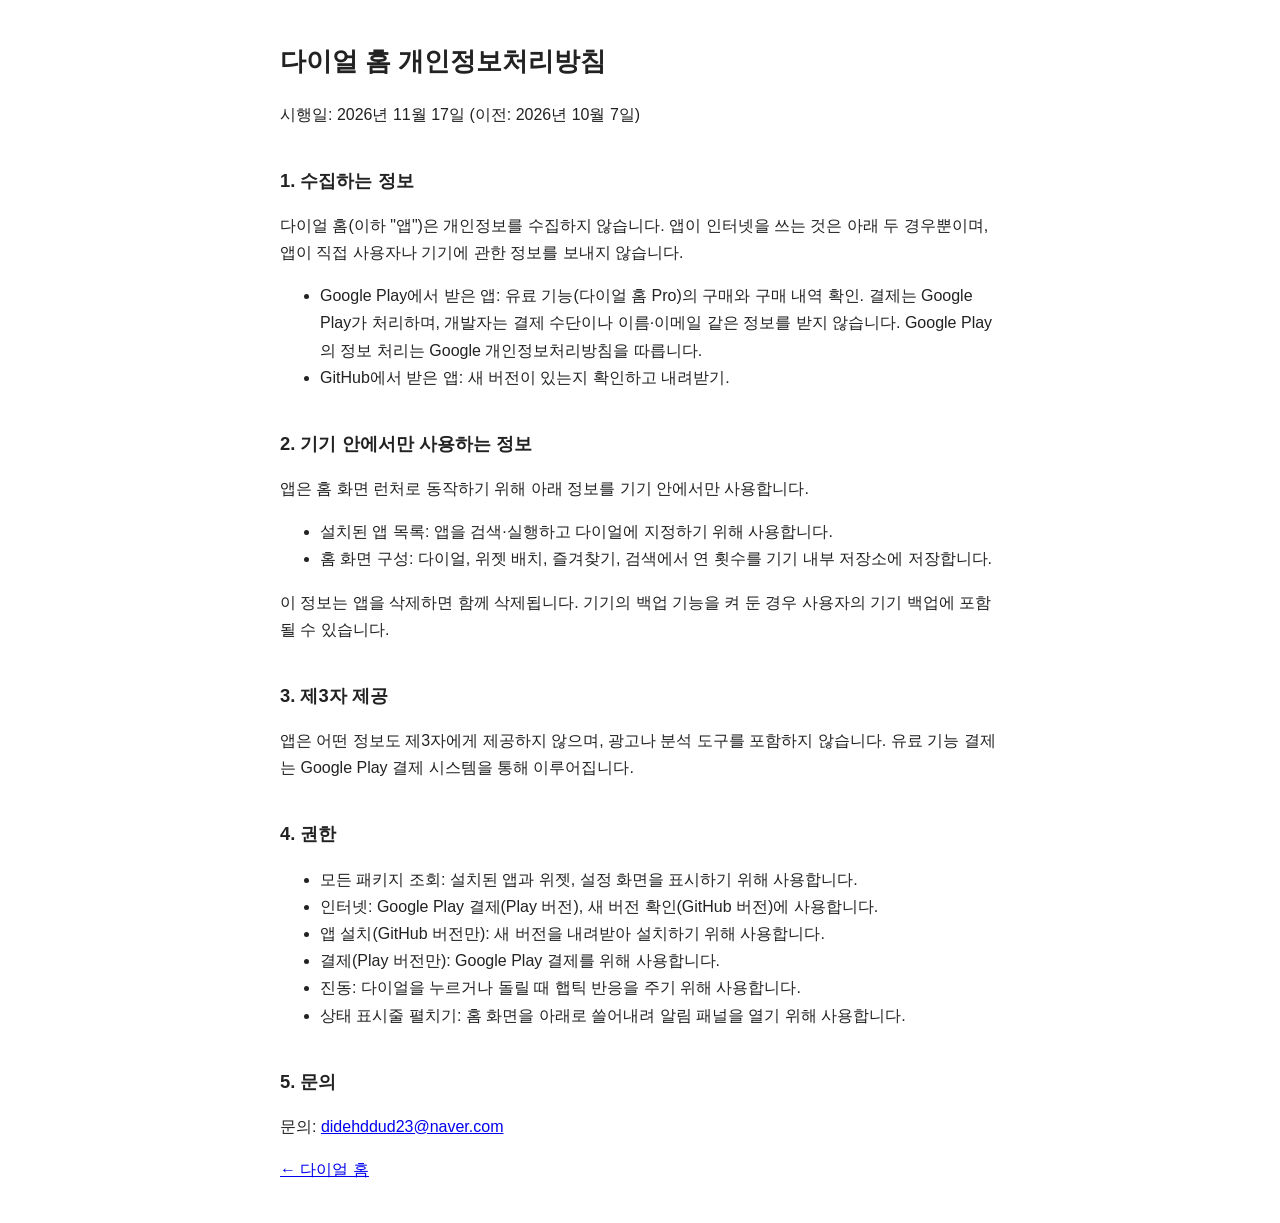
<file: dial-home/privacy.html>
<!doctype html>
<html lang="ko">
<head>
<meta charset="utf-8">
<meta name="viewport" content="width=device-width, initial-scale=1">
<title>다이얼 홈 개인정보처리방침</title>
<style>body{font-family:-apple-system,"Apple SD Gothic Neo","Noto Sans KR",sans-serif;max-width:720px;margin:40px auto;padding:0 20px;line-height:1.7;color:#222}h1{font-size:1.6rem}h2{font-size:1.15rem;margin-top:2em}</style>
</head>
<body>
<h1>다이얼 홈 개인정보처리방침</h1>
<p>시행일: 2026년 11월 17일 (이전: 2026년 10월 7일)</p>

<h2>1. 수집하는 정보</h2>
<p>다이얼 홈(이하 "앱")은 개인정보를 수집하지 않습니다. 앱이 인터넷을 쓰는 것은 아래 두 경우뿐이며, 앱이 직접 사용자나 기기에 관한 정보를 보내지 않습니다.</p>
<ul>
<li>Google Play에서 받은 앱: 유료 기능(다이얼 홈 Pro)의 구매와 구매 내역 확인. 결제는 Google Play가 처리하며, 개발자는 결제 수단이나 이름·이메일 같은 정보를 받지 않습니다. Google Play의 정보 처리는 Google 개인정보처리방침을 따릅니다.</li>
<li>GitHub에서 받은 앱: 새 버전이 있는지 확인하고 내려받기.</li>
</ul>
<p></p>

<h2>2. 기기 안에서만 사용하는 정보</h2>
<p>앱은 홈 화면 런처로 동작하기 위해 아래 정보를 기기 안에서만 사용합니다.</p>
<ul>
<li>설치된 앱 목록: 앱을 검색·실행하고 다이얼에 지정하기 위해 사용합니다.</li>
<li>홈 화면 구성: 다이얼, 위젯 배치, 즐겨찾기, 검색에서 연 횟수를 기기 내부 저장소에 저장합니다.</li>
</ul>
<p>이 정보는 앱을 삭제하면 함께 삭제됩니다. 기기의 백업 기능을 켜 둔 경우 사용자의 기기 백업에 포함될 수 있습니다.</p>

<h2>3. 제3자 제공</h2>
<p>앱은 어떤 정보도 제3자에게 제공하지 않으며, 광고나 분석 도구를 포함하지 않습니다. 유료 기능 결제는 Google Play 결제 시스템을 통해 이루어집니다.</p>

<h2>4. 권한</h2>
<ul>
<li>모든 패키지 조회: 설치된 앱과 위젯, 설정 화면을 표시하기 위해 사용합니다.</li>
<li>인터넷: Google Play 결제(Play 버전), 새 버전 확인(GitHub 버전)에 사용합니다.</li>
<li>앱 설치(GitHub 버전만): 새 버전을 내려받아 설치하기 위해 사용합니다.</li>
<li>결제(Play 버전만): Google Play 결제를 위해 사용합니다.</li>
<li>진동: 다이얼을 누르거나 돌릴 때 햅틱 반응을 주기 위해 사용합니다.</li>
<li>상태 표시줄 펼치기: 홈 화면을 아래로 쓸어내려 알림 패널을 열기 위해 사용합니다.</li>
</ul>

<h2>5. 문의</h2>
<p>문의: <a href="mailto:didehddud23@naver.com">didehddud23@naver.com</a></p>
<p><a href="./">← 다이얼 홈</a></p>
</body>
</html>
</file>
<file: style.css>
:root {
  --bg: #f6f5f1; --card: #fff; --ink: #1d1c1a; --muted: #6b6860; --line: #e4e1d8;
  --accent: #2f6f4f; --shadow: 0 1px 2px rgba(0,0,0,.04), 0 6px 20px rgba(0,0,0,.05);
}
@media (prefers-color-scheme: dark) {
  :root { --bg: #141413; --card: #1e1d1b; --ink: #ecebe6; --muted: #a19e95; --line: #2f2d29; --accent: #6cc196; --shadow: none; }
}
* { box-sizing: border-box; }
html { scroll-behavior: smooth; }
body { margin: 0; background: var(--bg); color: var(--ink); font: 16px/1.65 "Noto Sans KR", system-ui, -apple-system, sans-serif; -webkit-font-smoothing: antialiased; }
a { color: inherit; }
main, .top, .foot { max-width: 1040px; margin: 0 auto; padding: 0 24px; }

.top { display: flex; align-items: center; justify-content: space-between; height: 68px; }
.logo { display: flex; align-items: center; gap: 10px; font-weight: 900; text-decoration: none; font-size: 18px; letter-spacing: -.02em; }
.logo-mark { width: 30px; height: 30px; border-radius: 9px; background: var(--ink); color: var(--bg); display: grid; place-items: center; font-size: 17px; }
.top nav { display: flex; gap: 22px; }
.top nav a { text-decoration: none; color: var(--muted); font-size: 15px; }
.top nav a:hover { color: var(--ink); }

.hero { padding: 72px 0 56px; }
.eyebrow { color: var(--accent); font-weight: 700; margin: 0 0 12px; font-size: 15px; }
.hero h1 { font-size: clamp(30px, 5vw, 50px); line-height: 1.25; letter-spacing: -.03em; margin: 0 0 20px; font-weight: 900; }
.lead { color: var(--muted); font-size: 18px; max-width: 620px; margin: 0; }

section h2 { font-size: 14px; letter-spacing: .08em; color: var(--muted); font-weight: 700; margin: 0 0 18px; }
.projects { padding-bottom: 40px; }
.grid { display: grid; grid-template-columns: repeat(auto-fill, minmax(300px, 1fr)); gap: 16px; margin-top: 16px; }

.card { position: relative; background: var(--card); border: 1px solid var(--line); border-radius: 18px; padding: 24px; box-shadow: var(--shadow); transition: transform .15s, border-color .15s; display: flex; flex-direction: column; }
.card:hover { transform: translateY(-2px); border-color: color-mix(in srgb, var(--ink) 25%, var(--line)); }
.card-link { position: absolute; inset: 0; border-radius: inherit; z-index: 0; }
.card .links a, .card .card-head, .card p, .card ul { position: relative; }
.card .links { z-index: 1; position: relative; }
.card-icon { width: 30px; height: 30px; border-radius: 9px; display: grid; place-items: center; font-size: 16px; background: color-mix(in srgb, var(--c) 14%, transparent); color: var(--c); font-weight: 900; flex: none; }
.card-head { display: flex; align-items: center; gap: 10px; flex-wrap: wrap; }
.card h3 { margin: 0; font-size: 20px; letter-spacing: -.02em; }
.tag { font-size: 12px; color: var(--muted); border: 1px solid var(--line); border-radius: 999px; padding: 1px 9px; }
.card p { color: var(--muted); margin: 10px 0 18px; }
.card .links { margin-top: auto; }

.feature { display: grid; grid-template-columns: minmax(0, 1fr) minmax(0, 1.15fr); gap: 28px; padding: 28px; align-items: center; }
.feature h3 { font-size: 24px; }
.points { margin: 0 0 22px; padding-left: 18px; color: var(--ink); }
.points li { margin: 3px 0; }

.links { display: flex; gap: 8px; flex-wrap: wrap; align-items: center; }
.btn { background: var(--ink); color: var(--bg); text-decoration: none; padding: 9px 16px; border-radius: 10px; font-weight: 700; font-size: 14px; }
.btn:hover { opacity: .85; }
.sub { text-decoration: none; padding: 9px 12px; border-radius: 10px; font-size: 14px; color: var(--muted); border: 1px solid var(--line); }
.sub:hover { color: var(--ink); }

.about, .contact { padding: 48px 0; border-top: 1px solid var(--line); }
.about-grid { display: grid; grid-template-columns: 1.2fr 1fr; gap: 40px; }
.about p, .contact p { margin: 0 0 18px; font-size: 17px; }
.stack { margin: 0; display: grid; gap: 10px; }
.stack div { display: grid; grid-template-columns: 64px 1fr; gap: 12px; }
.stack dt { color: var(--muted); font-size: 14px; padding-top: 2px; }
.stack dd { margin: 0; }

.foot { display: flex; justify-content: space-between; gap: 16px; padding-top: 28px; padding-bottom: 40px; color: var(--muted); font-size: 14px; border-top: 1px solid var(--line); }
.foot a { color: var(--muted); }

@media (max-width: 720px) {
  .top nav { gap: 14px; }
  .feature .pv { order: -1; }
  .hero { padding: 44px 0 36px; }
  .feature { grid-template-columns: 1fr; gap: 20px; padding: 20px; }
  .about-grid { grid-template-columns: 1fr; gap: 20px; }
}

/* ── 화면 미리보기 ── */
.pv { position: relative; z-index: 0; border-radius: 12px; overflow: hidden; border: 1px solid var(--line); background: #ece9e1; margin-bottom: 18px; box-shadow: 0 8px 24px rgba(0,0,0,.08); }
.feature .pv { margin-bottom: 0; }
.pv-dark { background: #1b1b1f; }
.pv-bar { display: flex; align-items: center; gap: 5px; height: 26px; padding: 0 10px; background: color-mix(in srgb, var(--ink) 6%, var(--card)); border-bottom: 1px solid var(--line); }
.pv-bar i { width: 8px; height: 8px; border-radius: 50%; background: color-mix(in srgb, var(--ink) 18%, transparent); }
.pv-bar span { margin-left: 8px; font-size: 11px; color: var(--muted); white-space: nowrap; overflow: hidden; text-overflow: ellipsis; }
.pv-screen { position: relative; aspect-ratio: 16 / 10; overflow: hidden; }
.pv-screen img { position: absolute; inset: 0; width: 100%; height: 100%; object-fit: cover; object-position: top center; opacity: 0; transition: opacity .6s ease; transform: scale(1.0); }
.pv-screen img.on { opacity: 1; animation: pvzoom 3.2s ease-out both; }
@keyframes pvzoom { from { transform: scale(1.035); } to { transform: scale(1); } }
.pv-foot { display: flex; gap: 8px; align-items: center; padding: 8px 12px; font-size: 13px; background: var(--card); border-top: 1px solid var(--line); min-height: 36px; }
.pv-step { font-size: 11px; font-weight: 700; color: var(--muted); border: 1px solid var(--line); border-radius: 999px; padding: 0 7px; flex: none; }
.pv-cap { color: var(--ink); white-space: nowrap; overflow: hidden; text-overflow: ellipsis; }
.pv-zoom img { scale: 1.75; transform-origin: 84% 42%; }
.pv-prog { position: absolute; left: 0; right: 0; bottom: 0; height: 2px; }
.pv-prog i { display: block; height: 100%; width: 0; background: var(--accent); }
.card p { margin-top: 8px; }

/* 다이얼 홈 동작 그림 (5초 반복) */
.pv-dial svg { display: block; width: 100%; height: 100%; background: radial-gradient(circle at 50% 40%, #26303a, #141418); }
.pv-dial svg * { transform-box: view-box; }
.pv-dial .d-finger, .pv-dial .d-trail, .pv-dial .d-apps, .pv-dial .d-target, .pv-dial .d-open, .pv-dial .d-ring { animation-duration: 5s; animation-iteration-count: infinite; animation-timing-function: ease-in-out; }
.pv-dial.paused * { animation-play-state: paused !important; }
.d-finger { animation-name: dFinger; }
.d-trail  { animation-name: dTrail; }
.d-apps   { animation-name: dApps; transform-origin: 160px 118px; }
.d-target rect { animation: dTarget 5s ease-in-out infinite; transform-box: fill-box; transform-origin: center; }
.d-open   { animation-name: dOpen; transform-origin: 194px 118px; }
.d-ring   { animation-name: dRing; transform-origin: 160px 118px; }
@keyframes dFinger { 0%,8% { opacity: 0; transform: translate(0,0); } 14%,30% { opacity: 1; transform: translate(0,0); } 52%,66% { opacity: 1; transform: translate(34px,0); } 72%,100% { opacity: 0; transform: translate(34px,0); } }
@keyframes dTrail  { 0%,30% { opacity: 0; stroke-dasharray: 0 40; } 52%,66% { opacity: 1; stroke-dasharray: 34 40; } 72%,100% { opacity: 0; stroke-dasharray: 34 40; } }
@keyframes dApps   { 0%,16% { opacity: 0; transform: scale(.55); } 28%,66% { opacity: 1; transform: scale(1); } 74%,100% { opacity: 0; transform: scale(1); } }
@keyframes dTarget { 0%,46% { transform: scale(1); stroke: none; } 54%,68% { transform: scale(1.35); stroke: #fff; stroke-width: 1.5px; } 74%,100% { transform: scale(1); stroke: none; } }
@keyframes dOpen   { 0%,66% { opacity: 0; transform: scale(.08); } 78%,92% { opacity: 1; transform: scale(1); } 100% { opacity: 0; transform: scale(1); } }
@keyframes dRing   { 0%,10% { stroke-opacity: .45; transform: scale(1); } 16% { transform: scale(1.25); } 22%,100% { transform: scale(1); } }
@media (prefers-reduced-motion: reduce) {
  .pv-screen img.on { animation: none; }
  .pv-dial * { animation: none !important; }
  .pv-dial .d-apps, .pv-dial .d-finger { opacity: 1; }
  .pv-dial .d-open, .pv-dial .d-trail { opacity: 0; }
}

/* ═════════ 움직이는 미리보기 (preview.js) ═════════ */
.pv-screen { container-type: inline-size; }
.pv-cap.in { animation: capIn .35s ease-out; }
@keyframes capIn { from { opacity: 0; transform: translateY(4px); } to { opacity: 1; transform: none; } }
.pv-live { width: 7px; height: 7px; border-radius: 50%; background: #ef4444; flex: none; animation: live 1.4s ease-in-out infinite; }
@keyframes live { 50% { opacity: .3; } }
.pv-cur { position: absolute; left: 92%; top: 92%; width: 4.2cqw; z-index: 20; pointer-events: none; transition: left .7s cubic-bezier(.4,.1,.2,1), top .7s cubic-bezier(.4,.1,.2,1); filter: drop-shadow(0 1px 2px rgba(0,0,0,.4)); }
.pv-cur svg { display: block; width: 100%; }
.pv-cur::after { content: ""; position: absolute; left: -2.2cqw; top: -2.2cqw; width: 4.4cqw; height: 4.4cqw; border-radius: 50%; border: .5cqw solid rgba(59,130,246,.8); opacity: 0; }
.pv-cur.click::after { animation: clickRing .45s ease-out; }
@keyframes clickRing { from { opacity: 1; transform: scale(.3); } to { opacity: 0; transform: scale(1.4); } }

/* 시험 준비 노트 */
.ex { position: absolute; inset: 0; background: #f4f1ea; color: #2a2620; font-size: 2.15cqw; display: flex; flex-direction: column; font-family: "Noto Sans KR", system-ui, sans-serif; }
.ex-top { display: flex; align-items: center; gap: 1.4cqw; padding: 1.6cqw 2.4cqw; background: #fffdf8; border-bottom: 1px solid #e6dfd0; }
.ex-top b { font-size: 2.6cqw; }
.ex-logo { width: 4.4cqw; height: 4.4cqw; border-radius: 1.2cqw; background: #8a2b1d; color: #fff; display: grid; place-items: center; font-weight: 900; font-size: 2.3cqw; }
.ex-sub { color: #8a8170; font-size: 1.8cqw; }
.ex-note { margin-left: auto; background: #f1e6d8; color: #8a2b1d; border-radius: 99px; padding: .5cqw 1.6cqw; font-weight: 700; font-size: 1.9cqw; transition: transform .2s; }
.ex-note i { font-style: normal; background: #8a2b1d; color: #fff; border-radius: 99px; padding: 0 1cqw; margin-left: .4cqw; }
.ex-note.bump { transform: scale(1.18); }
.ex-body { flex: 1; display: grid; grid-template-columns: 1fr 27cqw; gap: 2cqw; padding: 2cqw 2.4cqw; min-height: 0; }
.ex-q { background: #fffdf8; border: 1px solid #e6dfd0; border-radius: 1.6cqw; padding: 1.8cqw 2.2cqw; display: flex; flex-direction: column; gap: 1.1cqw; }
.ex-qh { display: flex; gap: 1cqw; align-items: center; color: #8a8170; font-size: 1.8cqw; }
.ex-qh b { color: #2a2620; font-size: 2.2cqw; }
.ex-timer { margin-left: auto; font-variant-numeric: tabular-nums; background: #f4f1ea; padding: .2cqw 1cqw; border-radius: 99px; }
.ex-src { border: 1px dashed #c9bfa9; border-radius: 1cqw; padding: 1cqw 1.4cqw; background: #faf6ec; font-size: 1.85cqw; color: #514a3e; }
.ex-qt { margin: 0; font-weight: 700; }
.ex-ch { list-style: none; margin: 0; padding: 0; display: grid; gap: .8cqw; }
.ex-ch li { display: flex; gap: 1cqw; align-items: center; padding: .9cqw 1.3cqw; border-radius: 1cqw; border: 1px solid #e6dfd0; background: #fff; transition: background .25s, border-color .25s, color .25s; }
.ex-ch li i { font-style: normal; color: #8a8170; }
.ex-ch li.sel { border-color: #2f4f6f; background: #e7eef6; }
.ex-ch li.ok { border-color: #2f8a57; background: #e3f4ea; color: #1f6b41; }
.ex-ch li.ok::after { content: "정답"; margin-left: auto; font-weight: 700; font-size: 1.7cqw; }
.ex-ch li.bad { border-color: #c0392b; background: #fbe6e3; color: #a12a1e; }
.ex-ch li.bad::after { content: "내 답 ✗"; margin-left: auto; font-weight: 700; font-size: 1.7cqw; }
.ex-side { display: flex; flex-direction: column; gap: 1.4cqw; }
.ex-card { background: #2f4f6f; color: #fff; border-radius: 1.6cqw; padding: 1.6cqw 1.8cqw; display: flex; align-items: baseline; gap: .6cqw; flex-wrap: wrap; }
.ex-card span { width: 100%; font-size: 1.7cqw; opacity: .8; }
.ex-card b { font-size: 5.4cqw; line-height: 1; font-variant-numeric: tabular-nums; }
.ex-bar { height: 1cqw; background: #e6dfd0; border-radius: 99px; overflow: hidden; }
.ex-bar i { display: block; height: 100%; width: 0; background: #2f8a57; transition: width 1s ease-out; }
.ex-btn { border: 0; border-radius: 99px; background: #8a2b1d; color: #fff; font: inherit; font-weight: 700; padding: 1.2cqw; transition: transform .15s; }
.ex-btn.press { transform: scale(.94); }
.ex-memo { flex: 1; background: #fffdf8; border: 1px solid #e6dfd0; border-radius: 1.4cqw; padding: 1.2cqw 1.4cqw; color: #8a8170; font-size: 1.7cqw; }
.ex-typed { color: #2a2620; font-size: 1.9cqw; }
.ex-toast { position: absolute; left: 50%; bottom: 3cqw; transform: translate(-50%, 160%); background: #2a2620; color: #fff; padding: 1cqw 2.4cqw; border-radius: 99px; font-weight: 700; transition: transform .4s cubic-bezier(.3,1.4,.5,1); }
.ex-toast.show { transform: translate(-50%, 0); }

/* 부니 — 부니 소개 페이지의 데모 무대·캐릭터 CSS를 옮김. 1px(원본) = 0.2cqw */
.bn { position: absolute; inset: 0; background: linear-gradient(180deg, #26262E, #1E1E24 70%); font-family: "JetBrains Mono", ui-monospace, "SF Mono", monospace; color: #F2F2F6; }
.bn-titlebar { position: absolute; left: 3.2cqw; top: 2.8cqw; display: flex; gap: 1.2cqw; z-index: 1; }
.bn-titlebar span { width: 1.8cqw; height: 1.8cqw; border-radius: 50%; background: #3a3f4a; }
.bn-sidebar { position: absolute; left: 0; top: 0; bottom: 0; width: 15%; background: rgba(255,255,255,.025); border-right: 1px solid rgba(255,255,255,.05); }
.bn-code { position: absolute; left: 15%; right: 38%; top: 7cqw; bottom: 0; padding: 0 4cqw; }
.bn-prompt { font-size: 2cqw; color: #F28C2E; white-space: nowrap; overflow: hidden; margin-bottom: 2.4cqw; }
.bn-cmd { color: #F2F2F6; }
.bn-caret { display: inline-block; width: 1cqw; height: 2.2cqw; background: #F2F2F6; vertical-align: middle; animation: live 1s steps(1) infinite; }
.bn-lines i { display: block; height: 1.4cqw; border-radius: .4cqw; margin-bottom: 2.4cqw; background: rgba(255,255,255,.06); width: 0; transition: width .35s ease-out; opacity: .9; }
.bn-lines i.on { width: var(--w); }
.bn-lines i.accent { background: rgba(242,140,46,.2); } .bn-lines i.leaf { background: rgba(107,191,89,.18); }
.bn-caption { position: absolute; left: 3.2cqw; bottom: 2.8cqw; font-size: 1.9cqw; color: #8A8A98; z-index: 1; }
.bn-row { position: absolute; top: 50%; right: 3.2cqw; transform: translateY(-50%); display: flex; align-items: flex-start; gap: 3.8cqw; z-index: 1; }
.bn-col { display: flex; flex-direction: column; align-items: center; }
.bn-speech { position: relative; padding-bottom: 1.2cqw; opacity: 0; transform: translateX(.8cqw); transition: opacity .25s, transform .25s; }
.bn:not([data-state="idle"]) .bn-speech { opacity: 1; transform: none; }
.bn-bubble { position: relative; font-size: 2.2cqw; font-weight: 500; color: #161616; background: #fff; padding: 2cqw 2.8cqw; border-radius: 2.8cqw; max-width: 34cqw; box-shadow: 0 1.2cqw 3.2cqw rgba(0,0,0,.35); white-space: pre-line; line-height: 1.35; }
.bn-tail { position: absolute; right: -2.8cqw; top: 50%; transform: translateY(-50%); width: 0; height: 0; border-style: solid; border-width: 1.3cqw 0 1.3cqw 3.2cqw; border-color: transparent transparent transparent #fff; }
.bn-perm { display: none; gap: .8cqw; margin-top: 1.2cqw; white-space: nowrap; }
.bn-perm b { font-size: 1.7cqw; font-weight: 700; color: #fff; padding: .5cqw 1.2cqw; border-radius: .9cqw; }
.bn-perm .deny { background: rgb(217,64,51); } .bn-perm .allow { background: rgb(51,179,89); } .bn-perm .all { background: rgb(64,128,230); }
.bn[data-state="permission"] .bn-perm { display: flex; }
.bn-stage { position: relative; width: 14cqw; aspect-ratio: 70 / 78; }
.bn-stage svg.bunny { position: absolute; inset: 0; width: 100%; height: 100%; display: block; overflow: visible; }
.bn-stage svg.bunny, .bn-stage .bn-acc { animation: bnIdlebob 2.6s ease-in-out infinite; }
.bn-acc { position: absolute; opacity: 0; transition: opacity .25s; pointer-events: none; z-index: 4; }
.bn-acc svg { display: block; width: 100%; height: 100%; }
.bunny-laptop { z-index: 2; opacity: 0; transition: opacity .25s; }
.bn[data-state="thinking"] .bunny-laptop, .bn[data-state="tool"] .bunny-laptop { opacity: 1; }
.bn[data-state="permission"] .bn-prop, .bn[data-state="done"] .bn-prop, .bn[data-state="done"] .bn-spark { opacity: 1; }
.bn[data-state="done"] .bn-stage svg.bunny, .bn[data-state="done"] .bn-stage .bn-acc { animation: bnBighop .7s ease-out 1; }
@keyframes bnIdlebob { 0%, 100% { transform: translateY(0); } 50% { transform: translateY(-.8cqw); } }
@keyframes bnBighop { 0% { transform: translateY(0); } 35% { transform: translateY(-4.4cqw) scale(1.03, .97); } 60% { transform: translateY(0) scale(.97, 1.03); } 100% { transform: translateY(0); } }
@keyframes armTypeL { 0%, 100% { transform: translate(10.1px, -4.6px); } 50% { transform: translate(10.1px, 3.3px); } }
@keyframes armTypeR { 0%, 100% { transform: translate(-10.1px, 3.3px); } 50% { transform: translate(-10.1px, -4.6px); } }
.bn svg.bunny rect { shape-rendering: crispEdges; }
.bn svg.bunny .eye { transition: transform .1s; transform-box: fill-box; transform-origin: center; }
.bn svg.bunny .ear { transition: transform .18s; transform-box: fill-box; transform-origin: 50% 100%; }
.bn .blinking .eye { transform: scaleY(.14); }
.bn .perking .ear-left { transform: scaleY(.5); }
.bn[data-state="permission"] .eye, .bn[data-state="done"] .eye { transform: scaleY(1.5); }
.bn .arm { transition: transform .3s ease; transform-box: fill-box; transform-origin: center; }
.bn[data-state="thinking"] .arm-left, .bn[data-state="tool"] .arm-left { animation: armTypeL .7s ease-in-out infinite; }
.bn[data-state="thinking"] .arm-right, .bn[data-state="tool"] .arm-right { animation: armTypeR .7s ease-in-out infinite; }
.bn[data-state="permission"] .arm-left { transform: translateY(-18.2px); }
.bn[data-state="done"] .arm-left, .bn[data-state="done"] .arm-right { transform: translateY(-18.2px); }
.bn-usage { width: 13.2cqw; margin-top: -1cqw; opacity: 0; transition: opacity .3s; }
.bn:not([data-state="idle"]) .bn-usage { opacity: 1; }
.ub-level { font-size: 1.4cqw; font-weight: 700; color: #f2cc26; padding: 0 .4cqw .4cqw; }
.ub-track { border: .3cqw solid rgba(255,255,255,.55); border-radius: .6cqw; padding: .3cqw; }
.ub-segs { display: flex; gap: .4cqw; height: 1.8cqw; }
.ub-segs i { flex: 1; border-radius: .2cqw; background: rgba(255,255,255,.10); position: relative; overflow: hidden; }
.ub-segs i.on { background: var(--seg-color); }
.ub-segs i.on::after { content: ""; position: absolute; inset: 0 0 auto; height: .4cqw; background: rgba(255,255,255,.28); }
.ub-foot { display: flex; justify-content: space-between; font-size: 1.4cqw; color: rgba(255,255,255,.45); padding: .4cqw .4cqw 0; }

/* Pocket Arena */
.ar { position: absolute; inset: 0; background: #0f1013; color: #e8e8ee; font-size: 2cqw; font-family: "Noto Sans KR", system-ui, sans-serif; }
.ar-nav { display: flex; align-items: center; justify-content: space-between; padding: 1.4cqw 2.4cqw; border-bottom: 1px solid #23252b; }
.ar-nav b { letter-spacing: .05em; font-size: 2cqw; } .ar-nav em { color: #c6f432; font-style: normal; }
.ar-logo { color: #c6f432; }
.ar-tabs { display: flex; gap: .8cqw; } .ar-tabs i { font-style: normal; padding: .4cqw 1.6cqw; border-radius: 99px; color: #8b8d96; transition: all .3s; } .ar-tabs i.on { background: #c6f432; color: #111; font-weight: 700; }
.ar-scene { position: absolute; left: 0; right: 0; top: 6.6cqw; bottom: 0; opacity: 0; transition: opacity .5s; }
.ar-scene.on { opacity: 1; }
.ar-chess { display: flex; gap: 3cqw; padding: 2.2cqw 3cqw; }
.ar-board { position: relative; height: 100%; aspect-ratio: 1; display: grid; grid-template-columns: repeat(8, 1fr); border-radius: 1cqw; overflow: hidden; }
.ar-board > i.l { background: #ebecd0; } .ar-board > i.d { background: #739552; }
.ar-board > i.hl { box-shadow: inset 0 0 0 100cqw rgba(246, 246, 105, .55); }
.ar-pieces { position: absolute; inset: 0; }
.pc { position: absolute; width: 12.5%; height: 12.5%; display: grid; place-items: center; font-size: 4.1cqw; line-height: 1; transition: left .5s cubic-bezier(.4,.1,.2,1), top .5s cubic-bezier(.4,.1,.2,1); }
.pc.w { color: #fff; text-shadow: 0 0 .25cqw #000, 0 0 .25cqw #000, 0 0 .25cqw #000; } .pc.b { color: #1c1c1c; }
.ar-panel { flex: 1; display: flex; flex-direction: column; gap: 1.4cqw; }
.ar-vs { display: flex; gap: 1cqw; align-items: center; } .ar-vs span { flex: 1; padding: 1cqw 1.4cqw; border-radius: 1cqw; border: 1px solid #2c2f37; } .ar-vs .me { border-color: #c6f432; } .ar-vs em { color: #777; font-style: normal; }
.ar-turn { background: #c6f432; color: #111; font-weight: 700; padding: .9cqw 1.4cqw; border-radius: 1cqw; transition: background .3s; } .ar-turn.wait { background: #2c2f37; color: #bbb; }
.ar-moves { flex: 1; margin: 0; padding: 1.2cqw 1.4cqw; list-style: none; border: 1px solid #2c2f37; border-radius: 1cqw; font-family: ui-monospace, Menlo, monospace; display: grid; align-content: start; gap: .6cqw; color: #cfd2da; }
.ar-moves li { animation: capIn .3s ease-out; }
.ar-invite { text-align: center; padding: 1cqw; border-radius: 1cqw; background: #1b1d22; color: #c6f432; }
.ar-duel { overflow: hidden; background: radial-gradient(ellipse at 50% 30%, #3a2a2a, #120f10 70%); }
.ar-floor { position: absolute; left: -20%; right: -20%; bottom: 0; height: 45%; background: repeating-linear-gradient(90deg, #3b3434 0 6cqw, #2e2828 6cqw 12cqw); transform: perspective(30cqw) rotateX(55deg); transform-origin: bottom; opacity: .9; }
.ar-hp { position: absolute; left: 18%; right: 18%; height: 1.6cqw; border-radius: 99px; background: rgba(255,255,255,.12); overflow: hidden; }
.ar-hp i { display: block; height: 100%; width: 100%; transition: width .5s ease-out; }
.ar-hp.foe { top: 3cqw; } .ar-hp.foe i { background: #ef4444; }
.ar-hp.me { bottom: 3cqw; left: 6%; right: 60%; } .ar-hp.me i { background: #22c55e; }
.ar-foe { position: absolute; left: 50%; top: 9cqw; width: 14cqw; height: 34cqw; transform: translateX(-50%); }
.ar-foe .head { position: absolute; left: 4cqw; top: 0; width: 6cqw; height: 7cqw; border-radius: 45% 45% 40% 40%; background: #1a1a1a; }
.ar-foe .eye { position: absolute; left: 5.2cqw; top: 3cqw; width: 3.6cqw; height: .8cqw; background: #ff3b3b; box-shadow: 0 0 1cqw #ff3b3b; }
.ar-foe .body { position: absolute; left: 1.5cqw; top: 7.5cqw; width: 11cqw; height: 17cqw; border-radius: 3cqw 3cqw 1cqw 1cqw; background: linear-gradient(#222, #5a1f1f); }
.ar-foe .blade { position: absolute; left: 11cqw; top: -2cqw; width: 1cqw; height: 20cqw; background: linear-gradient(#dfe6ee, #8a929c); transform: rotate(25deg); transform-origin: bottom; border-radius: 1cqw; }
.ar-foe.hit { animation: foeHit .45s ease-out; }
@keyframes foeHit { 20% { transform: translateX(-50%) translateX(1.5cqw); filter: brightness(2.2) saturate(0); } 60% { transform: translateX(-50%) translateX(-.8cqw); } }
.ar-foe.lunge { animation: lunge 1s ease-in-out; }
@keyframes lunge { 40% { transform: translateX(-50%) scale(1.18) translateY(2cqw); } }
.ar-slash { position: absolute; left: 30%; top: 14cqw; width: 42cqw; height: 16cqw; border-top: 1.2cqw solid rgba(170, 230, 255, .95); border-radius: 50%; filter: drop-shadow(0 0 1.5cqw #7fd8ff); opacity: 0; transform: rotate(-18deg); }
.ar-slash.go { animation: slash .4s ease-out; }
@keyframes slash { 0% { opacity: 0; clip-path: inset(0 100% 0 0); } 30% { opacity: 1; } 100% { opacity: 0; clip-path: inset(0 0 0 0); } }
.ar-banner { position: absolute; left: 50%; top: 40%; transform: translate(-50%, -50%) scale(0); font-size: 6.4cqw; font-weight: 900; color: #c6f432; text-shadow: 0 .4cqw 1.6cqw rgba(0,0,0,.6); white-space: nowrap; }
.ar-banner.pop { animation: banner 1.1s ease-out forwards; }
@keyframes banner { 0% { transform: translate(-50%, -50%) scale(.3); opacity: 0; } 25% { transform: translate(-50%, -50%) scale(1.1); opacity: 1; } 70% { transform: translate(-50%, -50%) scale(1); opacity: 1; } 100% { transform: translate(-50%, -50%) scale(1); opacity: 0; } }
.ar-phone { position: absolute; right: 8cqw; bottom: 4cqw; width: 8cqw; height: 15cqw; border-radius: 1.6cqw; background: #222; border: .5cqw solid #555; transform-origin: 50% 90%; transform: rotate(-20deg); }
.ar-phone i { position: absolute; inset: 1cqw; border-radius: .8cqw; background: linear-gradient(160deg, #c6f432, #4caf50); }
.ar-phone.swing { animation: swing .5s ease-in; }
@keyframes swing { 0% { transform: rotate(-20deg); } 40% { transform: rotate(-55deg); } 100% { transform: rotate(40deg); } }
.ar-phone.guard { animation: guard 1.4s ease-in-out forwards; }
@keyframes guard { 30%, 100% { transform: rotate(0deg) translateY(-2cqw); } }

/* 머니 커넥션 */
.mn { position: absolute; inset: 0; background: radial-gradient(circle at 50% 54%, #1b2a36 0, #101318 60%); color: #cfd6e2; font-size: 1.7cqw; font-family: "Noto Sans KR", system-ui, sans-serif; }
.mn canvas { position: absolute; inset: 0; }
.mn-top { position: absolute; left: 2cqw; top: 2cqw; right: 2cqw; display: flex; gap: 1.2cqw; align-items: center; }
.mn-top > * { padding: .6cqw 1.4cqw; border: 1px solid #2c3442; border-radius: 99px; background: rgba(16,19,24,.8); }
.mn-top b { background: #2c3442; color: #fff; }
.mn-search { flex: 1; color: #6b7686; }
.mn-legend { position: absolute; left: 2cqw; bottom: 2cqw; display: grid; gap: .6cqw; padding: 1.2cqw 1.6cqw; border: 1px solid #2c3442; border-radius: 1.4cqw; background: rgba(16,19,24,.85); opacity: 0; transform: translateX(-2cqw); transition: all .5s; }
.mn-legend.show { opacity: 1; transform: none; }
.mn-legend span { display: flex; gap: .8cqw; align-items: center; } .mn-legend i { width: 1.3cqw; height: 1.3cqw; border-radius: 50%; }
.mn-hint { position: absolute; left: 50%; top: 62%; transform: translateX(-50%); color: #6b7686; transition: opacity .4s; white-space: nowrap; } .mn-hint.hide { opacity: 0; }
.mn-tip { position: absolute; transform: translate(-50%, -260%); background: #fff; color: #111; font-weight: 700; padding: .6cqw 1.4cqw; border-radius: 99px; white-space: nowrap; opacity: 0; transition: opacity .3s, left .6s, top .6s; pointer-events: none; }
.mn-tip.show { opacity: 1; }

/* Rappo 카드 미리보기 */
.pv-rappo svg { display: block; width: 100%; height: 100%; }
.pv-rappo .r-row { animation: rIn 4.5s ease-in-out infinite; animation-delay: var(--d); }
@keyframes rIn { 0%, 8% { opacity: 0; transform: translateY(6px); } 18%, 88% { opacity: 1; transform: none; } 100% { opacity: 0; } }
@media (prefers-reduced-motion: reduce) { .pv-rappo .r-row { animation: none; } }
</file>
<file: dial-home/dial.css>
:root { --bg: #101114; --panel: #161618; --ink: #f2f2f4; --muted: #9a9ba3; --line: #26272c; --blue: #6ea8ff; }
* { box-sizing: border-box; }
html { scroll-behavior: smooth; }
body { margin: 0; background: var(--bg); color: var(--ink); font: 16px/1.7 "Noto Sans KR", system-ui, -apple-system, sans-serif; -webkit-font-smoothing: antialiased; }
a { color: inherit; }
.top, main, .foot { max-width: 1080px; margin: 0 auto; padding: 0 24px; }
.top { height: 68px; display: flex; align-items: center; justify-content: space-between; }
.brand { display: flex; gap: 10px; align-items: center; font-weight: 900; text-decoration: none; font-size: 18px; }
.brand img { border-radius: 8px; }
.top nav { display: flex; gap: 22px; } .top nav a { color: var(--muted); text-decoration: none; font-size: 15px; } .top nav a:hover { color: var(--ink); }

.hero { display: grid; grid-template-columns: 1.05fr .95fr; gap: 48px; align-items: center; padding: 48px 0 72px; }
.eyebrow { color: var(--blue); font-weight: 700; margin: 0 0 10px; font-size: 15px; }
.hero h1 { font-size: clamp(32px, 5vw, 52px); line-height: 1.22; letter-spacing: -.03em; margin: 0 0 20px; font-weight: 900; }
.hero h1 span { color: var(--blue); }
.lead { color: var(--muted); font-size: 18px; margin: 0 0 28px; max-width: 30em; }
.ctas { display: flex; gap: 10px; flex-wrap: wrap; }
.btn { display: inline-block; background: var(--ink); color: #111; text-decoration: none; font-weight: 700; padding: 12px 20px; border-radius: 12px; }
.btn:hover { opacity: .88; }
.btn.ghost { background: transparent; color: var(--ink); border: 1px solid #3a3b42; }
.note { color: var(--muted); font-size: 14px; margin: 16px 0 0; }

/* 휴대폰 데모 */
.hero-demo { display: flex; flex-direction: column; align-items: center; gap: 14px; }
.phone { width: min(320px, 82vw); aspect-ratio: 9 / 19.5; border-radius: 44px; padding: 11px; background: #050506; border: 1px solid #2c2d33; box-shadow: 0 30px 80px rgba(0,0,0,.55), inset 0 0 0 2px #1d1e22; }
.screen { position: relative; width: 100%; height: 100%; border-radius: 34px; overflow: hidden; touch-action: none; user-select: none; -webkit-user-select: none; cursor: default;
  background: radial-gradient(120% 70% at 20% 10%, #3d6e8f 0, transparent 60%), radial-gradient(90% 60% at 90% 90%, #5b3f7a 0, transparent 60%), linear-gradient(160deg, #22344a, #141826); }
.status { display: flex; justify-content: space-between; padding: 14px 22px 0; font-size: 13px; font-weight: 700; }
.status .sys { letter-spacing: 2px; opacity: .85; }
.date { text-align: center; margin-top: 30%; font-size: 15px; color: rgba(255,255,255,.85); }
.date b { display: block; font-size: 56px; font-weight: 300; line-height: 1.05; letter-spacing: -.02em; color: #fff; }
.swipe-hint { position: absolute; left: 0; right: 0; bottom: 18px; text-align: center; font-size: 11px; color: rgba(255,255,255,.45); }
.swipe-hint::before { content: ""; display: block; width: 36%; height: 4px; border-radius: 4px; background: rgba(255,255,255,.5); margin: 0 auto 8px; }

/* 다이얼 표시(Dial.kt drawDialMarker 그대로: 원·링·사각·점, 흰색 반투명) */
.dial-marker { position: absolute; width: 24%; aspect-ratio: 1; transform: translate(-50%, -50%); cursor: grab; }
.dial-marker::after { content: ""; position: absolute; inset: 0; transition: all .25s; }
.dial-marker.circle::after { background: rgba(255,255,255,.28); border-radius: 50%; }
.dial-marker.ring::after { border: 2px solid rgba(255,255,255,.5); border-radius: 50%; inset: 1px; }
.dial-marker.square::after { background: rgba(255,255,255,.28); border-radius: 25%; }
.dial-marker.dot::after { background: rgba(255,255,255,.6); border-radius: 50%; inset: 39%; }
.dial-marker.none::after { border: 1px dashed rgba(255,255,255,0); border-radius: 50%; }
.screen.hint .dial-marker.none::after { border-color: rgba(255,255,255,.35); }

/* 누르는 동안만 손가락 주위에 아이콘 (DialRing: 링 92dp, 아이콘 52dp, 고르면 1.38배 + 빛, 나머지 0.5) */
.ring-icons { position: absolute; inset: 0; pointer-events: none; }
.ri { position: absolute; width: 15.5%; aspect-ratio: 1; transform: translate(-50%, -50%) scale(.6); opacity: 0; transition: transform .32s cubic-bezier(.34, 1.56, .64, 1), opacity .18s; }
.ri i { position: absolute; inset: 0; display: block; filter: drop-shadow(0 4px 6px rgba(0,0,0,.3)); }
.ri::before { content: ""; position: absolute; left: 50%; top: 50%; width: 260%; height: 260%; transform: translate(-50%, -50%); border-radius: 50%; opacity: 0; transition: opacity .26s;
  background: radial-gradient(circle, rgba(255,255,255,.30) 0, rgba(255,255,255,.14) 22%, rgba(255,255,255,.04) 37%, transparent 50%); }
.ring-icons.show .ri { opacity: 1; transform: translate(-50%, -50%) scale(1); }
.ring-icons.show.picking .ri { opacity: .5; }
.ring-icons.show .ri.sel { opacity: 1; transform: translate(-50%, -50%) scale(1.38); }
.ring-icons .ri.sel::before { opacity: 1; }
.finger { position: absolute; width: 13%; aspect-ratio: 1; border-radius: 50%; transform: translate(-50%, -50%); background: rgba(255,255,255,.35); border: 2px solid rgba(255,255,255,.6); opacity: 0; pointer-events: none; transition: opacity .15s; }
.finger.on { opacity: 1; }
.finger.ghost { transition: opacity .15s, left .55s cubic-bezier(.4,.1,.2,1), top .55s cubic-bezier(.4,.1,.2,1); }
.launch { position: absolute; inset: 0; display: flex; flex-direction: column; align-items: center; justify-content: center; gap: 10px; color: #fff; clip-path: circle(0 at var(--lx, 50%) var(--ly, 50%)); transition: clip-path .45s cubic-bezier(.4,0,.2,1); pointer-events: none; }
.launch.open { clip-path: circle(150% at var(--lx, 50%) var(--ly, 50%)); }
.launch-icon { width: 84px; height: 84px; filter: drop-shadow(0 6px 14px rgba(0,0,0,.3)); }
.launch b { font-size: 22px; } .launch small { opacity: .75; }
.try { margin: 0; color: var(--muted); font-size: 14px; text-align: center; }
.try b { color: var(--ink); }
.shapes { display: flex; gap: 6px; align-items: center; flex-wrap: wrap; justify-content: center; font-size: 13px; color: var(--muted); }
.shapes span { margin-right: 4px; }
.shapes button { font: inherit; color: var(--ink); background: rgba(255,255,255,.06); border: 1px solid #2c2d33; border-radius: 99px; padding: 4px 12px; cursor: pointer; }
.shapes button.on { background: var(--ink); color: #111; border-color: var(--ink); }

/* 기능 */
.features { display: grid; gap: 28px; padding-bottom: 40px; }
.feat { display: grid; grid-template-columns: 1fr 1fr; gap: 48px; align-items: center; background: var(--panel); border: 1px solid var(--line); border-radius: 24px; padding: 36px; }
.feat.rev .feat-art { order: 2; }
.feat h2 { font-size: 28px; letter-spacing: -.02em; margin: 0 0 12px; line-height: 1.3; }
.feat p { color: var(--muted); margin: 0 0 14px; }
.feat ul { margin: 0; padding-left: 18px; } .feat li { margin: 4px 0; }
.feat-art { display: grid; place-items: center; min-height: 300px; border-radius: 18px; background: #0c0d10; overflow: hidden; }

.dirs { position: relative; width: 230px; height: 230px; }
.dirs i { position: absolute; width: 44px; height: 44px; margin: -22px; display: block; opacity: .5; transition: transform .32s cubic-bezier(.34, 1.56, .64, 1), opacity .2s, box-shadow .26s; }
.dirs i.sel { opacity: 1; transform: scale(1.38); border-radius: 30%; box-shadow: 0 0 0 10px rgba(255,255,255,.06), 0 0 34px 14px rgba(255,255,255,.16); }
.dirs b { position: absolute; left: 50%; top: 50%; width: 30px; height: 30px; margin: -15px; border-radius: 50%; background: rgba(255,255,255,.35); border: 2px solid rgba(255,255,255,.7); transition: transform .5s cubic-bezier(.4,.1,.2,1); }
.dirs::before { content: ""; position: absolute; left: 50%; top: 50%; width: 30px; height: 30px; margin: -15px; border-radius: 50%; border: 1px dashed rgba(255,255,255,.25); }

.mini-phone { position: relative; width: 190px; height: 300px; border-radius: 28px; border: 6px solid #050506; outline: 1px solid #2c2d33; background: linear-gradient(160deg, #22344a, #141826); padding: 18px 12px; display: flex; flex-direction: column; gap: 10px; }
.w { border-radius: 14px; background: rgba(255,255,255,.12); backdrop-filter: blur(6px); padding: 10px 12px; display: flex; flex-direction: column; font-size: 12px; }
.w b { font-size: 20px; } .w small { color: rgba(255,255,255,.7); }
.w-clock b { font-size: 30px; font-weight: 300; }
.w-stack { overflow: hidden; border-radius: 14px; }
.w-track { display: flex; width: 300%; animation: stack 7.5s infinite; }
.w-track .w { width: 33.333%; flex: none; border-radius: 14px; min-height: 84px; }
@keyframes stack { 0%, 26% { transform: translateX(0); } 33%, 59% { transform: translateX(-33.333%); } 66%, 92% { transform: translateX(-66.666%); } 100% { transform: translateX(0); } }
.w-dots { display: flex; gap: 5px; justify-content: center; } .w-dots i { width: 5px; height: 5px; border-radius: 50%; background: rgba(255,255,255,.35); }
.w-dots i { animation: dot 7.5s infinite; } .w-dots i:nth-child(2) { animation-delay: -5s; } .w-dots i:nth-child(3) { animation-delay: -2.5s; }
@keyframes dot { 0%, 30% { background: #fff; } 34%, 100% { background: rgba(255,255,255,.35); } }

.mini-phone.search { background: #121316; padding: 16px 26px 16px 12px; }
.s-box { display: flex; align-items: center; gap: 2px; height: 30px; border-radius: 10px; background: rgba(255,255,255,.1); padding: 0 10px; font-size: 13px; }
.s-caret { width: 1.5px; height: 14px; background: var(--blue); animation: blink 1s steps(1) infinite; }
@keyframes blink { 50% { opacity: 0; } }
.s-list { display: grid; gap: 6px; }
.s-row { display: flex; align-items: center; gap: 8px; font-size: 12.5px; padding: 4px 6px; border-radius: 9px; transition: opacity .25s, background .25s; }
.s-row i { width: 26px; height: 26px; flex: none; display: block; }
.s-row small { margin-left: auto; color: #f2cc26; }
.s-row.hit { background: rgba(110,168,255,.18); } .s-row.dim { opacity: .3; }
.s-index { position: absolute; right: 6px; top: 22px; bottom: 22px; display: flex; flex-direction: column; justify-content: space-between; font-size: 10px; color: var(--muted); }
.s-index span.on { color: #fff; background: var(--blue); border-radius: 50%; width: 15px; text-align: center; }

.more { display: grid; grid-template-columns: repeat(3, 1fr); gap: 16px; }
.tile { background: var(--panel); border: 1px solid var(--line); border-radius: 18px; padding: 22px; }
.tile b { font-size: 17px; } .tile p { color: var(--muted); margin: 6px 0 0; font-size: 15px; }

.privacy, .install { border-top: 1px solid var(--line); padding: 48px 0; }
.privacy h2, .install h2 { font-size: 26px; margin: 0 0 14px; letter-spacing: -.02em; }
.privacy p { color: var(--muted); max-width: 46em; margin: 0; }
.privacy a { color: var(--blue); }
.install ol { counter-reset: s; list-style: none; padding: 0; margin: 0 0 24px; display: grid; grid-template-columns: repeat(4, 1fr); gap: 14px; }
.install li { counter-increment: s; background: var(--panel); border: 1px solid var(--line); border-radius: 16px; padding: 20px; display: flex; flex-direction: column; gap: 6px; }
.install li::before { content: counter(s); width: 28px; height: 28px; border-radius: 50%; display: grid; place-items: center; background: var(--blue); color: #0b1020; font-weight: 900; font-size: 14px; }
.install li span { color: var(--muted); font-size: 14.5px; }
code { background: rgba(255,255,255,.08); padding: 1px 6px; border-radius: 6px; font-size: .92em; }

.foot { display: flex; justify-content: space-between; gap: 16px; flex-wrap: wrap; border-top: 1px solid var(--line); padding-top: 26px; padding-bottom: 40px; color: var(--muted); font-size: 14px; }

@media (max-width: 860px) {
  .hero { grid-template-columns: 1fr; padding-top: 24px; }
  .feat { grid-template-columns: 1fr; gap: 24px; padding: 22px; }
  .feat.rev .feat-art { order: 0; }
  .more { grid-template-columns: 1fr; }
  .install ol { grid-template-columns: 1fr 1fr; }
}
@media (max-width: 520px) { .install ol { grid-template-columns: 1fr; } .top nav { gap: 14px; } }
@media (prefers-reduced-motion: reduce) { .w-track, .w-dots i { animation: none; } }
</file>
<file: rappo/rappo.css>
:root {
  --bg: #fbfaff; --card: #ffffff; --ink: #34305a; --muted: #7d79a3; --line: #ece8fb;
  --c1: #ebe6fd; --c2: #dcd4f9; --c3: #cbc1f5;
  --grad: linear-gradient(135deg, var(--c1), var(--c3));
  --deep: #6f67d4;
  --peach: #fde8df; --mint: #dff3ec; --sky: #e1effc; --rose: #fbe3ee; --butter: #fdf3d6;
  --soft-shadow: 0 1px 2px rgba(120, 110, 200, .06), 0 10px 30px rgba(150, 140, 220, .10);
  color-scheme: light;
  background: #fbfaff;
}
* { box-sizing: border-box; }
html { scroll-behavior: smooth; }
body {
  margin: 0; color: var(--ink);
  font: 16px/1.75 "Noto Sans KR", system-ui, -apple-system, sans-serif; -webkit-font-smoothing: antialiased;
  background:
    radial-gradient(520px 420px at 82% 120px, rgba(203, 193, 245, .35), transparent 70%),
    radial-gradient(420px 360px at 68% 260px, rgba(253, 220, 232, .35), transparent 70%),
    linear-gradient(180deg, #f5f2ff 0, #fbfaff 640px);
}
a { color: inherit; }
main, .top, .foot { max-width: 1080px; margin: 0 auto; padding: 0 24px; }
section h2 { font-size: 13px; letter-spacing: .12em; color: var(--deep); font-weight: 700; margin: 0 0 18px; }

/* 머리글 */
.top { display: flex; align-items: center; justify-content: space-between; height: 72px; }
.brand { display: flex; align-items: center; gap: 10px; font-weight: 800; font-size: 19px; text-decoration: none; letter-spacing: -.02em; }
.brand img { border-radius: 9px; box-shadow: 0 0 0 1px var(--line), 0 2px 6px rgba(120, 110, 200, .12); }
.top nav { display: flex; gap: 6px; }
.top nav a { text-decoration: none; color: var(--muted); font-size: 15px; padding: 6px 12px; border-radius: 999px; transition: background .15s, color .15s; }
.top nav a:hover { color: var(--ink); background: rgba(203, 193, 245, .3); }

/* 첫 화면 */
.hero { display: grid; grid-template-columns: 1.05fr 1fr; gap: 56px; align-items: center; padding: 64px 0 80px; }
.eyebrow { display: inline-block; margin: 0 0 16px; font-weight: 700; font-size: 13px; color: var(--deep);
  background: rgba(255, 255, 255, .7); border: 1px solid var(--line); padding: 4px 12px; border-radius: 999px; }
h1 { font-size: clamp(34px, 5.2vw, 54px); line-height: 1.22; letter-spacing: -.035em; margin: 0 0 20px; font-weight: 800; }
h1 span { color: var(--deep); background: linear-gradient(transparent 62%, var(--c2) 62%); padding: 0 2px; }
.lead { color: var(--muted); font-size: 17.5px; margin: 0 0 30px; max-width: 34em; }
.ctas { display: flex; gap: 10px; flex-wrap: wrap; }
.btn { display: inline-flex; align-items: center; gap: 8px; padding: 13px 24px; border-radius: 14px; font-weight: 700; text-decoration: none;
  color: #3b3570; background: var(--grad); border: 1px solid rgba(160, 150, 230, .35);
  box-shadow: 0 6px 18px rgba(160, 150, 230, .22); transition: transform .15s, box-shadow .15s; }
.btn:hover { transform: translateY(-1px); box-shadow: 0 10px 24px rgba(160, 150, 230, .3); }
.btn.ghost { background: rgba(255, 255, 255, .8); color: var(--ink); border: 1px solid var(--line); box-shadow: none; }
.btn.ghost:hover { box-shadow: var(--soft-shadow); }
.req { color: var(--muted); font-size: 13px; margin: 16px 0 0; }

/* 대시보드 미리보기 */
.mock { background: var(--card); border: 1px solid var(--line); border-radius: 20px; overflow: hidden;
  box-shadow: 0 2px 4px rgba(120, 110, 200, .05), 0 24px 60px rgba(150, 140, 220, .18); transform: rotate(.4deg); }
.mock-bar { display: flex; align-items: center; gap: 6px; padding: 11px 16px; border-bottom: 1px solid var(--line); font-size: 12px; color: var(--muted); background: #fcfbff; }
.mock-bar i { width: 10px; height: 10px; border-radius: 50%; background: #f8b4b0; }
.mock-bar i:nth-child(2) { background: #f9dc9a; } .mock-bar i:nth-child(3) { background: #a9dfb6; }
.mock-bar span { margin-left: 8px; }
.mock-body { padding: 16px 20px 10px; }
.mock-title { font-weight: 800; margin-bottom: 6px; }
.row { display: grid; grid-template-columns: 1fr auto; padding: 10px 0; border-bottom: 1px dashed var(--line); }
.row:last-child { border-bottom: 0; }
.row em { font-style: normal; color: var(--muted); font-size: 12px; }
.row .chips { grid-column: 1 / -1; display: flex; gap: 6px; margin-top: 4px; flex-wrap: wrap; }
.chip { font-size: 11px; padding: 1px 10px; border-radius: 999px; background: #f3f1fa; color: var(--muted); }
.chip.on { background: var(--c2); color: #3b3570; }
.row p { grid-column: 1 / -1; margin: 5px 0 0; font-size: 13px; color: var(--muted); white-space: nowrap; overflow: hidden; text-overflow: ellipsis; }

/* 기능 */
.features { padding: 16px 0 48px; }
.grid { display: grid; grid-template-columns: repeat(auto-fill, minmax(300px, 1fr)); gap: 16px; }
.grid article { background: var(--card); border: 1px solid var(--line); border-radius: 20px; padding: 24px; box-shadow: var(--soft-shadow); transition: transform .15s; }
.grid article:hover { transform: translateY(-2px); }
.grid h3 { margin: 14px 0 6px; font-size: 17.5px; letter-spacing: -.02em; }
.grid p { margin: 0; color: var(--muted); font-size: 15px; }
.ic { display: grid; place-items: center; width: 46px; height: 46px; border-radius: 14px; font-size: 22px; background: var(--c1); }
.grid article:nth-child(2) .ic { background: var(--peach); }
.grid article:nth-child(3) .ic { background: var(--sky); }
.grid article:nth-child(4) .ic { background: var(--rose); }
.grid article:nth-child(5) .ic { background: var(--butter); }
.grid article:nth-child(6) .ic { background: var(--mint); }

/* 흐름 */
.flow { display: flex; align-items: stretch; gap: 12px; margin: 8px 0 64px; flex-wrap: wrap; }
.step { flex: 1 1 200px; display: flex; flex-direction: column; align-items: center; gap: 4px; text-align: center; padding: 24px 16px;
  border-radius: 20px; background: var(--card); border: 1px solid var(--line); box-shadow: var(--soft-shadow); }
.step span { font-size: 30px; }
.step small { color: var(--muted); }
.step.brand { background: linear-gradient(160deg, #f4f1ff, #ebe6fd); border-color: #ddd5fa; }
.step.brand img { border-radius: 10px; box-shadow: 0 0 0 1px #ddd5fa; }
.arrow { align-self: center; font-size: 20px; color: #b9b2e6; }

/* 설치 */
.install { background: rgba(255, 255, 255, .7); border: 1px solid var(--line); border-radius: 24px; padding: 32px; box-shadow: var(--soft-shadow); }
.install ol { list-style: none; counter-reset: s; padding: 0; margin: 0 0 18px; }
.install li { counter-increment: s; position: relative; padding-left: 44px; margin-bottom: 16px; }
.install li::before { content: counter(s); position: absolute; left: 0; top: 1px; width: 28px; height: 28px; border-radius: 50%;
  display: grid; place-items: center; font-size: 13px; font-weight: 700; color: var(--deep); background: var(--c1); border: 1px solid var(--c2); }
.install li a { color: var(--deep); font-weight: 700; }
pre { background: #f6f4fe; color: #3b3570; border: 1px solid var(--line); padding: 12px 16px; border-radius: 12px; overflow-x: auto; margin: 10px 0; }
code { font-family: ui-monospace, SFMono-Regular, Menlo, monospace; font-size: .92em; }
li > code, p > code { background: #f3f1fa; padding: 1px 7px; border-radius: 6px; }
.note { color: var(--muted); font-size: 14px; margin: 6px 0; }
.note a { color: var(--deep); }

/* 개인정보 */
.privacy { margin: 24px 0 0; padding: 28px 32px; border-radius: 24px; background: linear-gradient(160deg, #f1fbf6, #eef7fd); border: 1px solid #dceee8; }
.privacy h2 { color: #3f8f7a; }
.privacy p { color: #5f7c78; max-width: 780px; margin: 0; }

.foot { padding: 36px 24px 56px; color: var(--muted); font-size: 14px; text-align: center; }
.foot a { text-decoration: none; }
.foot a:hover { color: var(--deep); }

@media (max-width: 820px) {
  .hero { grid-template-columns: 1fr; gap: 36px; padding: 32px 0 56px; }
  .mock { transform: none; }
  .arrow { transform: rotate(90deg); width: 100%; text-align: center; }
  .install, .privacy { padding: 24px 20px; }
}
@media (prefers-reduced-motion: reduce) { * { transition: none !important; } }

/* 미리보기: 3.0 연락 대시보드 */
.mk-head { display: flex; justify-content: space-between; align-items: center; margin-bottom: 10px; font-size: 14px; }
.mk-btn { font-size: 11px; font-weight: 700; color: #3b3570; background: var(--grad); border-radius: 8px; padding: 3px 10px; }
.mk-kpis { display: grid; grid-template-columns: repeat(4, 1fr); gap: 6px; margin-bottom: 12px; }
.mk-kpi { background: #f7f5ff; border-radius: 10px; padding: 7px 8px; border-left: 3px solid var(--line); min-width: 0; }
.mk-kpi b { display: block; font-size: 18px; line-height: 1.1; }
.mk-kpi span { display: block; font-size: 10.5px; font-weight: 700; margin-top: 2px; white-space: nowrap; }
.mk-kpi em { display: block; font-style: normal; font-size: 9.5px; color: var(--muted); white-space: nowrap; overflow: hidden; text-overflow: ellipsis; }
.mk-kpi.over { border-left-color: #f4a3a3; } .mk-kpi.over b { color: #e06666; }
.mk-kpi.todo { border-left-color: #f6cf86; } .mk-kpi.doing { border-left-color: #a9c4f5; }
.mk-cols { display: grid; grid-template-columns: 1fr 1fr; gap: 8px; margin-bottom: 8px; }
.mk-col { background: #fcfbff; border: 1px solid var(--line); border-radius: 10px; padding: 7px 9px; min-width: 0; }
.mk-title { font-size: 11.5px; font-weight: 800; margin-bottom: 4px; }
.mk-row { display: flex; align-items: center; gap: 6px; font-size: 11px; padding: 4px 0; border-bottom: 1px dashed var(--line); min-width: 0; }
.mk-row:last-child { border-bottom: 0; }
.mk-row span { flex: 1; min-width: 0; white-space: nowrap; overflow: hidden; text-overflow: ellipsis; }
.mk-row em { font-style: normal; font-size: 9.5px; font-weight: 700; color: var(--muted); white-space: nowrap; }
.mk-row em.late { color: #e06666; } .mk-row em.soon { color: #d99a2b; }
.mk-row i.p { font-style: normal; font-size: 9px; font-weight: 700; border-radius: 6px; padding: 0 5px; white-space: nowrap; }
.p.hi { background: #fde3e3; color: #d65c5c; } .p.mid { background: #fdf1d8; color: #c98a1c; } .p.lo { background: #f0eef8; color: var(--muted); }
@media (max-width: 560px) { .mk-kpis { grid-template-columns: 1fr 1fr; } .mk-cols { grid-template-columns: 1fr; } }

/* 설치: 그림 네 장 */
.inst-lead { margin: -6px 0 20px; font-size: 20px; font-weight: 800; letter-spacing: -.02em; }
.inst-steps { display: grid; grid-template-columns: repeat(4, 1fr); gap: 14px; }
.inst { position: relative; background: #fff; border: 1px solid var(--line); border-radius: 18px; padding: 14px 14px 16px; box-shadow: var(--soft-shadow); }
.inst h3 { margin: 10px 0 2px; font-size: 16px; letter-spacing: -.02em; display: inline-block; }
.inst p { margin: 0; color: var(--muted); font-size: 13.5px; line-height: 1.55; }
.inst p a { color: var(--deep); font-weight: 700; }
.inst-n { display: inline-grid; place-items: center; width: 22px; height: 22px; margin-right: 6px; border-radius: 50%; font-size: 12px; color: var(--deep); background: var(--c1); border: 1px solid var(--c2); vertical-align: 1px; }
.inst-pic { height: 132px; border-radius: 12px; background: linear-gradient(160deg, #f6f3ff, #eef6fd); display: grid; place-items: center; padding: 10px; }
.ip-win { width: 100%; background: #fff; border-radius: 9px; box-shadow: 0 0 0 1px #e6e1f8, 0 6px 16px rgba(120, 110, 200, .12); overflow: hidden; }
.ip-bar { display: flex; align-items: center; gap: 4px; padding: 5px 7px; background: #f7f6fb; border-bottom: 1px solid #eeebf7; font-size: 10px; color: var(--muted); }
.ip-bar i { width: 7px; height: 7px; border-radius: 50%; background: #e4e0f2; }
.ip-bar i:first-child { background: #f7b6b0; } .ip-bar i:nth-child(2) { background: #f8dc9a; } .ip-bar i:nth-child(3) { background: #b5e3b8; }
.ip-bar span { margin-left: 4px; white-space: nowrap; overflow: hidden; text-overflow: ellipsis; }
.ip-drag { display: flex; align-items: center; justify-content: space-around; padding: 12px 6px 10px; }
.ip-app { display: flex; flex-direction: column; align-items: center; gap: 3px; font-size: 10px; color: var(--ink); }
.ip-app img { border-radius: 8px; box-shadow: 0 0 0 1px var(--line); }
.ip-app small { font-size: 10px; color: var(--muted); }
.ip-app.sm { flex-direction: row; gap: 6px; font-size: 11.5px; font-weight: 700; }
.ip-folder { display: grid; place-items: center; width: 34px; height: 28px; margin: 3px 0; border-radius: 5px; background: linear-gradient(#9cc8f5, #6aa8ec); color: #fff; font-size: 13px; }
.ip-arrow { color: var(--deep); font-size: 20px; font-weight: 800; animation: ip-nudge 1.6s ease-in-out infinite; }
@keyframes ip-nudge { 50% { transform: translateX(5px); } }
.ip-pad { padding: 9px 10px; display: flex; flex-direction: column; gap: 6px; align-items: flex-start; }
.ip-line { font-size: 11px; color: var(--ink); }
.ip-row { display: flex; align-items: center; justify-content: space-between; gap: 6px; width: 100%; }
.ip-btn { font-size: 11px; font-weight: 700; padding: 3px 10px; border-radius: 7px; background: #f1eff8; color: var(--ink); }
.ip-btn.on { background: var(--deep); color: #fff; }
.ip-radio { font-size: 11px; display: flex; align-items: center; gap: 6px; color: var(--muted); }
.ip-radio::before { content: ''; width: 9px; height: 9px; border-radius: 50%; border: 1.5px solid #cfc9ea; }
.ip-radio.on { color: var(--ink); font-weight: 700; }
.ip-radio.on::before { border: 3px solid var(--deep); width: 6px; height: 6px; }
.ip-pill { font-size: 10.5px; padding: 2px 8px; border-radius: 999px; background: var(--c1); color: var(--deep); font-weight: 700; }
.ip-toggle { width: 30px; height: 17px; border-radius: 999px; background: #34c759; position: relative; }
.ip-toggle::after { content: ''; position: absolute; right: 2px; top: 2px; width: 13px; height: 13px; border-radius: 50%; background: #fff; }

.inst-two { display: flex; align-items: center; flex-wrap: wrap; gap: 10px; margin: 18px 0 4px; padding: 12px 14px; border-radius: 14px; background: #f7f5ff; border: 1px dashed #dcd4f9; }
.it-label { font-size: 13px; font-weight: 800; color: var(--deep); margin-right: 4px; }
.it-mac { display: flex; flex-direction: column; align-items: center; background: #fff; border: 1px solid var(--line); border-radius: 12px; padding: 4px 14px; line-height: 1.35; }
.it-mac b { font-size: 13px; } .it-mac small { font-size: 11.5px; color: var(--muted); }
.it-sync { display: flex; flex-direction: column; align-items: center; color: var(--deep); font-weight: 800; line-height: 1.1; }
.it-sync small { font-size: 10.5px; color: var(--muted); font-weight: 400; }
.it-note { font-size: 12.5px; color: var(--muted); }
.inst-more { margin-top: 10px; }
.inst-more summary { cursor: pointer; font-size: 13px; color: var(--muted); }
.inst-more summary:hover { color: var(--deep); }
@media (max-width: 900px) { .inst-steps { grid-template-columns: repeat(2, 1fr); } }
@media (max-width: 520px) { .inst-steps { grid-template-columns: 1fr; } }
</file>
